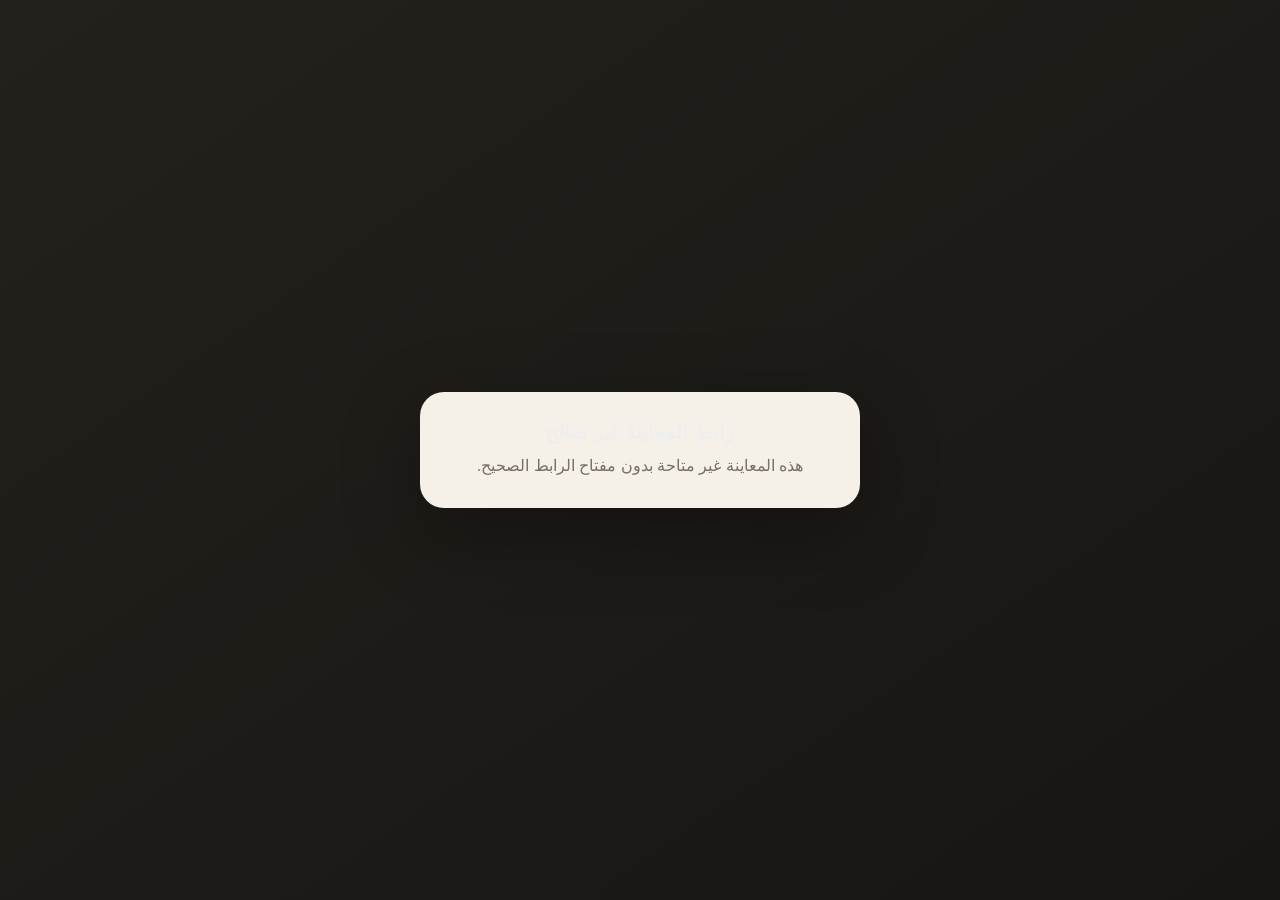
<file: private-preview/tree-v2-6b0868/index.html>
<!doctype html>
<html lang="ar" dir="rtl">
<head>
<meta charset="utf-8">
<meta name="viewport" content="width=device-width,initial-scale=1,viewport-fit=cover">
<meta name="robots" content="noindex,nofollow,noarchive,nosnippet">
<meta name="googlebot" content="noindex,nofollow,noarchive,nosnippet">
<title>معاينة خاصة — الشجرة التفاعلية</title>
<style>
:root{
  --paper:#f6f1e8;--ink:#2f2923;--muted:#81786c;--line:rgba(47,41,35,.14);
  --green:#22302e;--accent:#0d76bd;--card:rgba(255,255,255,.94);--danger:#8d3a3a;
}
*{box-sizing:border-box}
html,body{margin:0;width:100%;height:100%;font-family:-apple-system,BlinkMacSystemFont,"Segoe UI","Noto Sans Arabic",Tahoma,sans-serif;background:#181714;color:var(--ink);overflow:hidden}
button,input{font:inherit}
button{cursor:pointer}
#gate,#app{position:fixed;inset:0}
#gate{display:grid;place-items:center;background:linear-gradient(145deg,#24211c,#171613);padding:24px;color:#eee}
.gate-card{width:min(440px,100%);background:#f6f1e8;border-radius:24px;padding:28px;text-align:center;box-shadow:0 24px 80px rgba(0,0,0,.32)}
.gate-card h1{font-size:1.25rem;margin:0 0 8px}.gate-card p{color:#786e62;margin:0;line-height:1.7}
#app{display:none;background:#ddd}
#app.ready{display:block}
#viewerFrame{position:absolute;inset:0;width:100%;height:100%;border:0;background:#e4dbcf}
.top-badge{position:absolute;z-index:20;top:max(12px,env(safe-area-inset-top));left:50%;transform:translateX(-50%);display:flex;align-items:center;gap:8px;background:rgba(31,29,25,.86);color:#fff;border:1px solid rgba(255,255,255,.14);backdrop-filter:blur(14px);-webkit-backdrop-filter:blur(14px);border-radius:999px;padding:8px 13px;font-size:.76rem;pointer-events:none;white-space:nowrap}
.lockdot{width:8px;height:8px;border-radius:50%;background:#64d98a;box-shadow:0 0 0 4px rgba(100,217,138,.14)}
.pick-toggle{position:absolute;z-index:21;left:14px;bottom:calc(18px + env(safe-area-inset-bottom));border:1px solid rgba(255,255,255,.5);background:rgba(31,29,25,.9);color:#fff;border-radius:999px;padding:11px 15px;font-weight:700;box-shadow:0 8px 28px rgba(0,0,0,.28)}
.pick-toggle.off{background:rgba(246,241,232,.94);color:#3b342d;border-color:var(--line)}
.toast{position:absolute;z-index:25;left:50%;bottom:calc(82px + env(safe-area-inset-bottom));transform:translateX(-50%) translateY(12px);background:#22302e;color:#fff;border-radius:999px;padding:10px 16px;font-size:.86rem;opacity:0;pointer-events:none;transition:.2s;max-width:88vw;text-align:center;box-shadow:0 8px 30px rgba(0,0,0,.25)}
.toast.on{opacity:1;transform:translateX(-50%) translateY(0)}
.sheet{position:absolute;z-index:30;right:10px;left:10px;bottom:calc(10px + env(safe-area-inset-bottom));background:var(--card);backdrop-filter:blur(20px);-webkit-backdrop-filter:blur(20px);border:1px solid rgba(255,255,255,.85);border-radius:24px;box-shadow:0 20px 60px rgba(0,0,0,.28);padding:14px 14px 16px;transform:translateY(calc(100% + 40px));transition:transform .28s ease;max-height:min(64vh,600px);overflow:auto}
.sheet.open{transform:translateY(0)}
.handle{width:42px;height:5px;border-radius:999px;background:#c8c0b5;margin:0 auto 12px}
.sheet-head{display:flex;align-items:flex-start;gap:10px}
.sheet-title{min-width:0;flex:1}
.sheet-title h2{margin:0;font-size:1.45rem;line-height:1.25}
.sheet-title p{margin:5px 0 0;color:var(--muted);font-size:.78rem}
.close{width:38px;height:38px;border-radius:50%;border:0;background:#eee8df;color:#50483f;font-size:20px}
.chainbox{margin-top:13px;border:1px solid var(--line);background:#fbf8f2;border-radius:18px;padding:13px}
.chain-label{font-size:.74rem;color:var(--muted);margin-bottom:6px}
.chain{font-weight:800;font-size:1.02rem;line-height:1.8;word-break:break-word}
.helper{font-size:.75rem;color:var(--muted);line-height:1.65;margin-top:7px}
.actions{display:grid;grid-template-columns:1.4fr 1fr 1fr;gap:8px;margin-top:12px}
.btn{min-height:44px;border-radius:13px;border:1px solid var(--line);background:#f3eee6;color:var(--ink);font-weight:750;padding:9px 10px}
.btn.primary{background:var(--green);color:#fff;border-color:var(--green)}
.btn.danger{color:var(--danger)}
.btn:disabled{opacity:.45;cursor:not-allowed}
.waiting .primary{background:var(--accent);border-color:var(--accent)}
.subrow{display:flex;gap:8px;flex-wrap:wrap;margin-top:9px}
.chip{border:1px solid var(--line);background:#fff;border-radius:999px;padding:7px 11px;font-size:.76rem;color:#4b433b}
.near{margin-top:13px;padding-top:12px;border-top:1px solid var(--line)}
.near h3{margin:0 0 8px;font-size:.82rem;color:#665d53}
.near-list{display:flex;gap:7px;overflow:auto;padding-bottom:2px;scrollbar-width:none}
.near-list::-webkit-scrollbar{display:none}
.near-btn{flex:0 0 auto;border:1px solid var(--line);background:#fff;border-radius:999px;padding:8px 12px;color:var(--ink);font-weight:700}
.empty{color:var(--muted);font-size:.78rem}
@media(min-width:800px){
  .sheet{right:18px;left:auto;width:430px;bottom:18px}
  .pick-toggle{left:18px;bottom:18px}
}
</style>
</head>
<body>
<div id="gate">
  <div class="gate-card">
    <h1 id="gateTitle">جاري التحقق من رابط المعاينة…</h1>
    <p id="gateText">هذه نسخة تجريبية غير مربوطة بالموقع العام.</p>
  </div>
</div>

<div id="app" aria-hidden="true">
  <iframe id="viewerFrame" title="معاينة الشجرة التفاعلية" allow="fullscreen"></iframe>
  <div class="top-badge"><span class="lockdot"></span>معاينة خاصة · غير مفهرسة</div>
  <button id="pickToggle" class="pick-toggle" type="button">وضع تحديد الأسماء: مفعّل</button>
  <div id="toast" class="toast" role="status" aria-live="polite"></div>

  <section id="sheet" class="sheet" aria-live="polite">
    <div class="handle"></div>
    <div class="sheet-head">
      <div class="sheet-title">
        <h2 id="personName">—</h2>
        <p id="personMeta">اضغط على اسم في الشجرة</p>
      </div>
      <button id="closeSheet" class="close" type="button" aria-label="إغلاق">×</button>
    </div>

    <div id="chainBox" class="chainbox">
      <div class="chain-label">سلسلة الاسم الكاملة</div>
      <div id="chainText" class="chain">—</div>
      <div class="helper">في هذه النسخة التجريبية تختار الأب من الشجرة يدويًا للتأكد من صحة النسب. بعد اعتماد العلاقات يمكن جعل السلسلة تلقائية.</div>
    </div>

    <div id="actions" class="actions">
      <button id="addFather" class="btn primary" type="button">أضف الأب من الشجرة</button>
      <button id="undo" class="btn" type="button">تراجع</button>
      <button id="reset" class="btn danger" type="button">مسح</button>
    </div>

    <div class="subrow">
      <button id="genderConnector" class="chip" type="button">الرابط: بن</button>
      <button id="focusSelected" class="chip" type="button">حدّد الاسم على الشجرة</button>
    </div>

    <div class="near">
      <h3>أسماء قريبة في الرسم، للمساعدة على التنقل فقط</h3>
      <div id="nearList" class="near-list"><span class="empty">اختر اسمًا أولًا.</span></div>
    </div>
  </section>
</div>

<script>
(function(){
  "use strict";
  var EXPECTED_HASH="6b0868dd367e410fcb016097e27dedd12a1fee89fde91bc57c673d4df3bc92e7";
  var gate=document.getElementById("gate"),app=document.getElementById("app"),frame=document.getElementById("viewerFrame");
  var sheet=document.getElementById("sheet"),toast=document.getElementById("toast"),pickToggle=document.getElementById("pickToggle");
  var personName=document.getElementById("personName"),personMeta=document.getElementById("personMeta"),chainText=document.getElementById("chainText");
  var nearList=document.getElementById("nearList"),actions=document.getElementById("actions");
  var entities=[],nameEntities=[],freq=new Map(),byBox=new Map(),chain=[],selected=null,waitingParent=false,pickMode=true,daughter=false;

  function utf8Hash(s){
    var data=new TextEncoder().encode(s);
    return crypto.subtle.digest("SHA-256",data).then(function(buf){
      return Array.from(new Uint8Array(buf)).map(function(b){return b.toString(16).padStart(2,"0");}).join("");
    });
  }
  function norm(s){
    return String(s||"").normalize("NFKD").replace(/[\u064B-\u065F\u0670\u06D6-\u06ED]/g,"").replace(/\u0640/g,"")
      .replace(/[أإآٱ]/g,"ا").replace(/[ىئ]/g,"ي").replace(/ؤ/g,"و").replace(/ة/g,"ه").replace(/\s+/g,"").replace(/ا{2,}/g,"ا");
  }
  function keyBox(e){return [Math.round(+e.x),Math.round(+e.y),Math.round(+e.w),Math.round(+e.h)].join("|");}
  function post(msg){if(frame.contentWindow)frame.contentWindow.postMessage(msg,location.origin);}
  function showToast(msg,ms){
    toast.textContent=msg;toast.classList.add("on");
    clearTimeout(showToast.t);showToast.t=setTimeout(function(){toast.classList.remove("on");},ms||2200);
  }
  function safeText(s){return String(s==null?"":s);}
  function chainString(){
    if(!chain.length)return "—";
    var out=safeText(chain[0].text);
    for(var i=1;i<chain.length;i++)out+=(i===1&&daughter?" بنت ":" بن ")+safeText(chain[i].text);
    return out;
  }
  function refresh(){
    chainText.textContent=chainString();
    document.getElementById("undo").disabled=chain.length<2;
    document.getElementById("reset").disabled=chain.length===0;
    document.getElementById("genderConnector").textContent="الرابط: "+(daughter?"بنت":"بن");
    actions.classList.toggle("waiting",waitingParent);
    document.getElementById("addFather").textContent=waitingParent?"اضغط الآن على اسم الأب":"أضف الأب من الشجرة";
    if(selected){
      personName.textContent=selected.text;
      var c=freq.get(norm(selected.text))||0;
      personMeta.textContent="معرّف "+(selected.id||"—")+" · "+(c?("ظهر "+c+" مرة في النصوص"):"موضع نصي في الشجرة");
      renderNear(selected);
    }
  }
  function renderNear(base){
    if(!nameEntities.length){nearList.innerHTML='<span class="empty">جارٍ تحميل البيانات…</span>';return;}
    var bx=+base.x+(+base.w||0)/2,by=+base.y+(+base.h||0)/2;
    var list=nameEntities.filter(function(e){return e.id!==base.id;}).map(function(e){
      var x=+e.x+(+e.w||0)/2,y=+e.y+(+e.h||0)/2,dx=x-bx,dy=y-by;
      return {e:e,d:Math.sqrt(dx*dx+dy*dy)};
    }).sort(function(a,b){return a.d-b.d;}).slice(0,8);
    nearList.innerHTML="";
    list.forEach(function(item){
      var b=document.createElement("button");b.type="button";b.className="near-btn";b.textContent=item.e.text;
      b.addEventListener("click",function(){acceptEntity(item.e,true);});
      nearList.appendChild(b);
    });
  }
  function locate(e){
    post({type:"locate",q:e.text,cur:0,items:[{x:e.x,y:e.y,w:e.w,h:e.h,label:e.text}]});
  }
  function acceptEntity(e,doLocate){
    if(!e||e.type&&e.type!=="name"){showToast("هذا النص ليس اسمًا معتمدًا في البيانات.");return;}
    selected=e;
    if(waitingParent&&chain.length){
      chain.push(e);waitingParent=false;showToast("تمت إضافة "+e.text+" إلى سلسلة النسب.");
    }else{
      chain=[e];waitingParent=false;
    }
    if(doLocate)locate(e);
    sheet.classList.add("open");
    refresh();
  }
  function resolvePicked(d){
    var box=keyBox(d),e=byBox.get(box);
    if(!e){
      var best=null,bd=1e9;
      for(var i=0;i<nameEntities.length;i++){
        var n=nameEntities[i],dx=(+n.x)-(+d.x),dy=(+n.y)-(+d.y),v=dx*dx+dy*dy;
        if(v<bd&&v<100){bd=v;best=n;}
      }
      e=best||{id:null,x:d.x,y:d.y,w:d.w,h:d.h,text:d.label,type:"name"};
    }
    acceptEntity(e,false);
  }

  document.getElementById("addFather").addEventListener("click",function(){
    if(!chain.length){showToast("اختر الشخص أولًا من الشجرة.");return;}
    waitingParent=!waitingParent;refresh();
    if(waitingParent){sheet.classList.remove("open");showToast("اضغط الآن على اسم الأب في الشجرة.",3200);}
  });
  document.getElementById("undo").addEventListener("click",function(){
    if(chain.length>1){chain.pop();selected=chain[chain.length-1];locate(selected);refresh();}
  });
  document.getElementById("reset").addEventListener("click",function(){
    chain=[];selected=null;waitingParent=false;sheet.classList.remove("open");refresh();post({type:"search",q:""});
  });
  document.getElementById("genderConnector").addEventListener("click",function(){daughter=!daughter;refresh();});
  document.getElementById("focusSelected").addEventListener("click",function(){if(selected){locate(selected);showToast("تم تحديد الاسم.");}});
  document.getElementById("closeSheet").addEventListener("click",function(){sheet.classList.remove("open");});
  pickToggle.addEventListener("click",function(){
    pickMode=!pickMode;post({type:"pickMode",on:pickMode});
    pickToggle.classList.toggle("off",!pickMode);
    pickToggle.textContent="وضع تحديد الأسماء: "+(pickMode?"مفعّل":"متوقف");
    showToast(pickMode?"اضغط على أي اسم لعرضه.":"يمكنك الآن تحريك الشجرة بدون تحديد أسماء.");
  });

  window.addEventListener("message",function(ev){
    if(ev.origin!==location.origin||!ev.data)return;
    if(ev.data.type==="ready"){post({type:"pickMode",on:pickMode});}
    if(ev.data.type==="picked"){resolvePicked(ev.data);}
  });

  function loadData(){
    Promise.all([
      fetch("/data/entities.json",{cache:"no-store"}).then(function(r){return r.json();}),
      fetch("/data/names.json",{cache:"no-store"}).then(function(r){return r.json();})
    ]).then(function(data){
      entities=data[0]||[];nameEntities=entities.filter(function(e){return e.type==="name";});
      nameEntities.forEach(function(e){byBox.set(keyBox(e),e);});
      ((data[1]&&data[1].entityFrequency)||[]).forEach(function(n){freq.set(norm(n.text),n.count);});
      if(selected)refresh();
    }).catch(function(){showToast("تعذر تحميل بيانات الأسماء، العارض نفسه ما زال يعمل.",3500);});
  }

  var supplied=new URLSearchParams(location.search).get("key")||"";
  utf8Hash(supplied).then(function(hash){
    if(hash!==EXPECTED_HASH){
      document.getElementById("gateTitle").textContent="رابط المعاينة غير صالح";
      document.getElementById("gateText").textContent="هذه المعاينة غير متاحة بدون مفتاح الرابط الصحيح.";
      return;
    }
    gate.style.display="none";app.classList.add("ready");app.setAttribute("aria-hidden","false");
    frame.src="/pages/v10.html";loadData();
    setTimeout(function(){post({type:"ping"});},1200);
  }).catch(function(){
    document.getElementById("gateTitle").textContent="تعذر فتح المعاينة";
    document.getElementById("gateText").textContent="المتصفح لا يدعم التحقق المطلوب لهذا الرابط.";
  });
})();
</script>
</body>
</html>
</file>
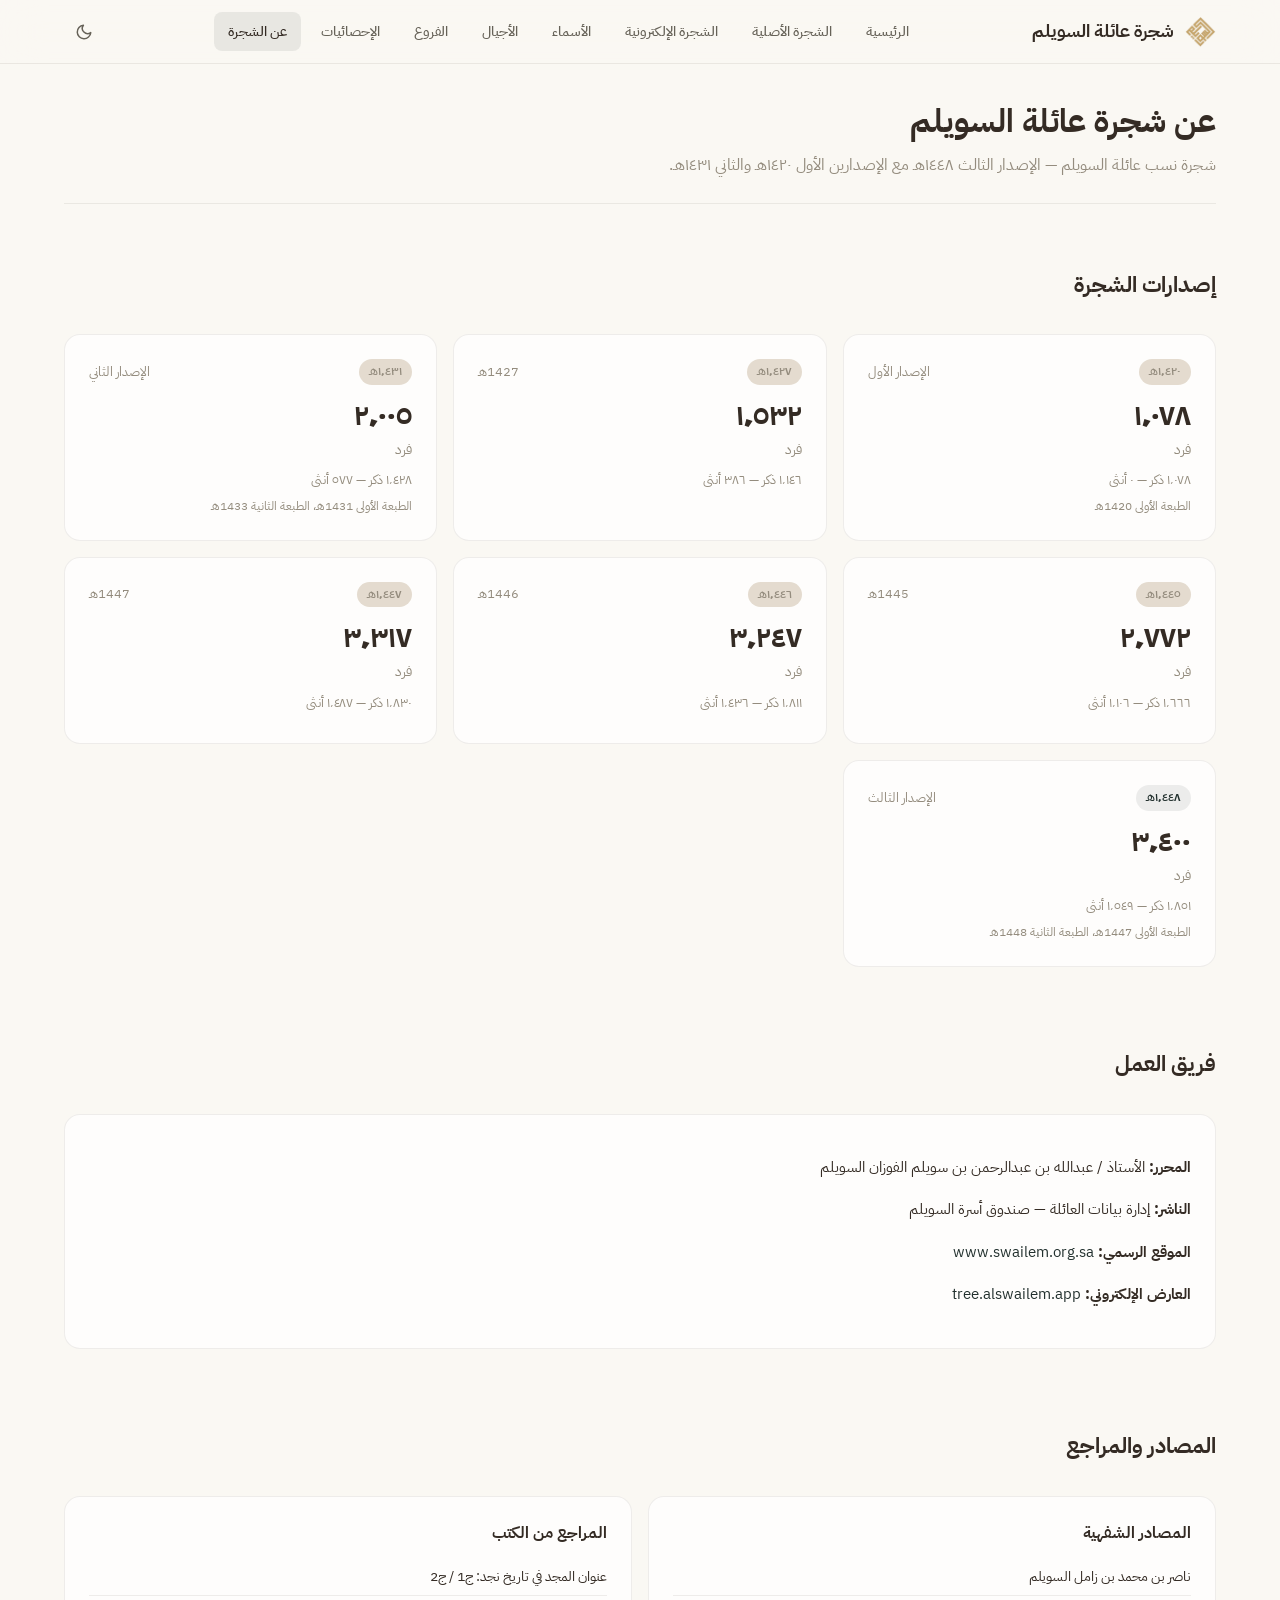
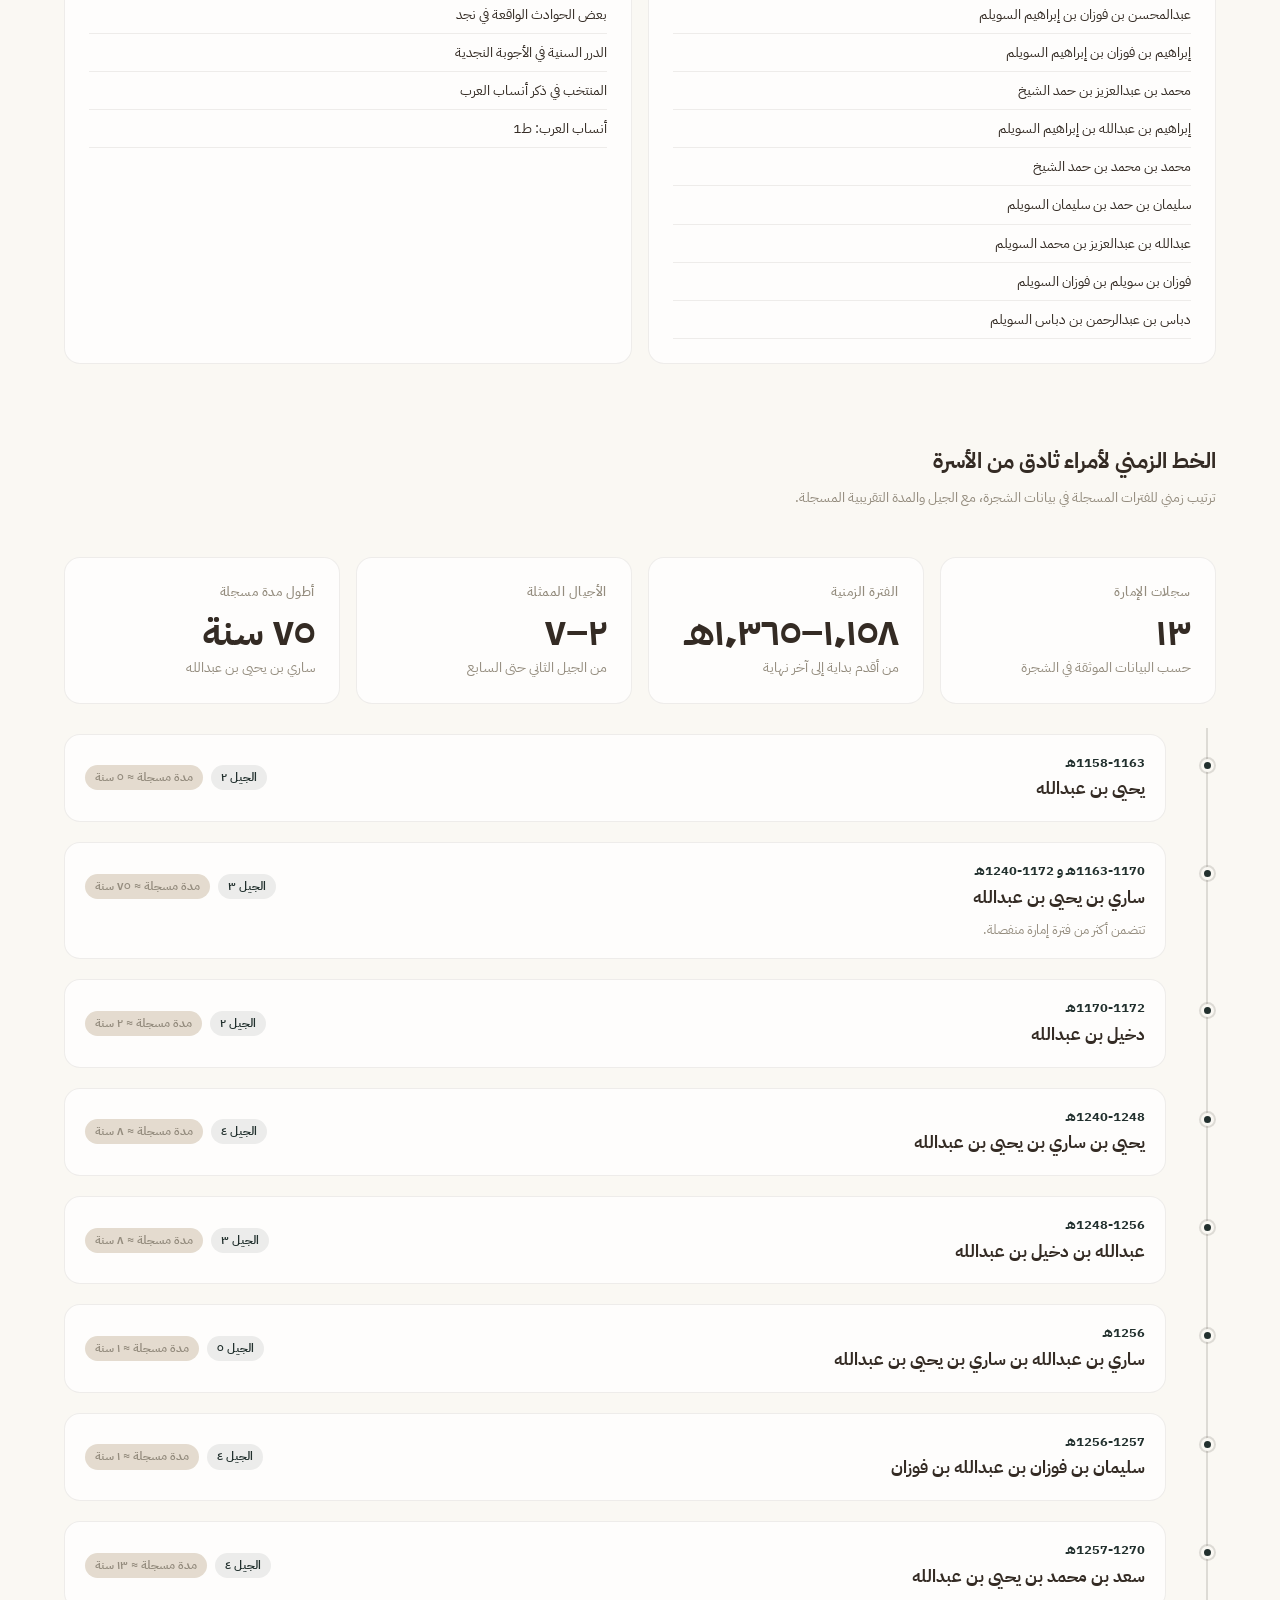
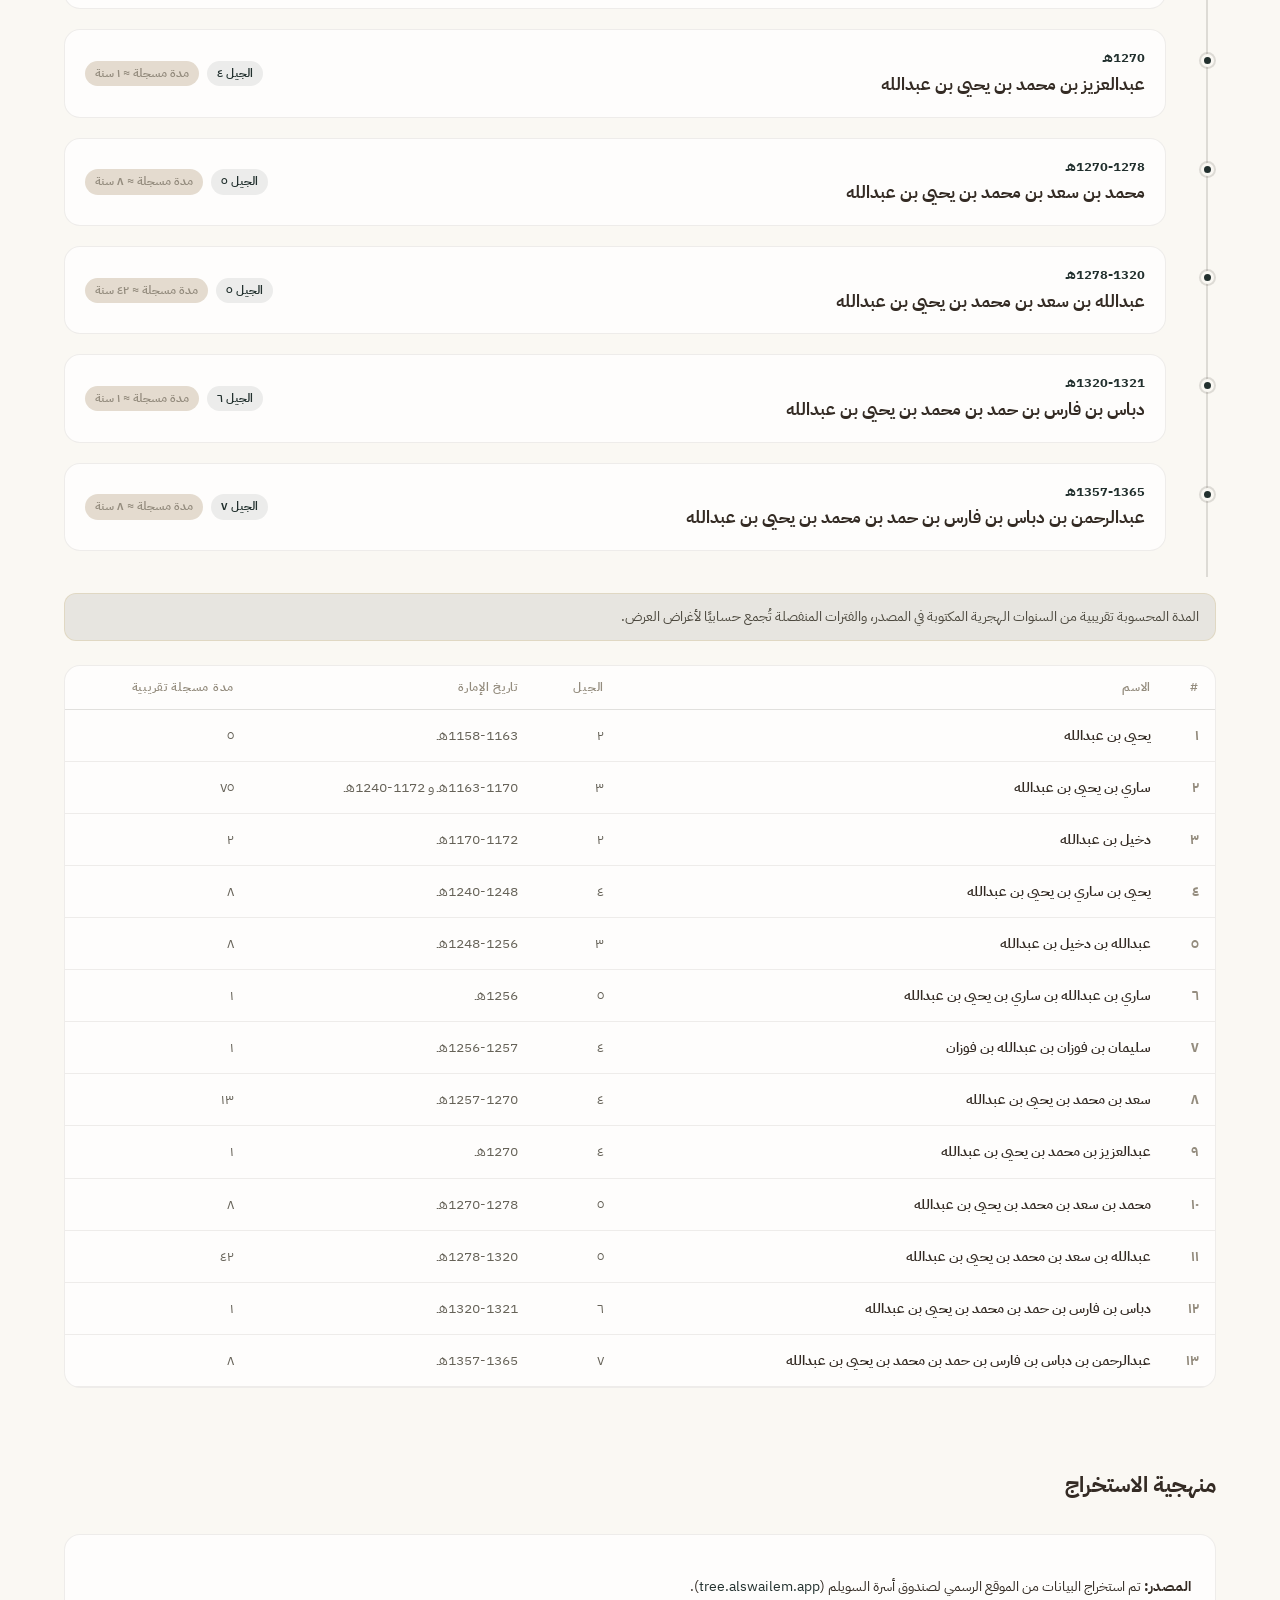
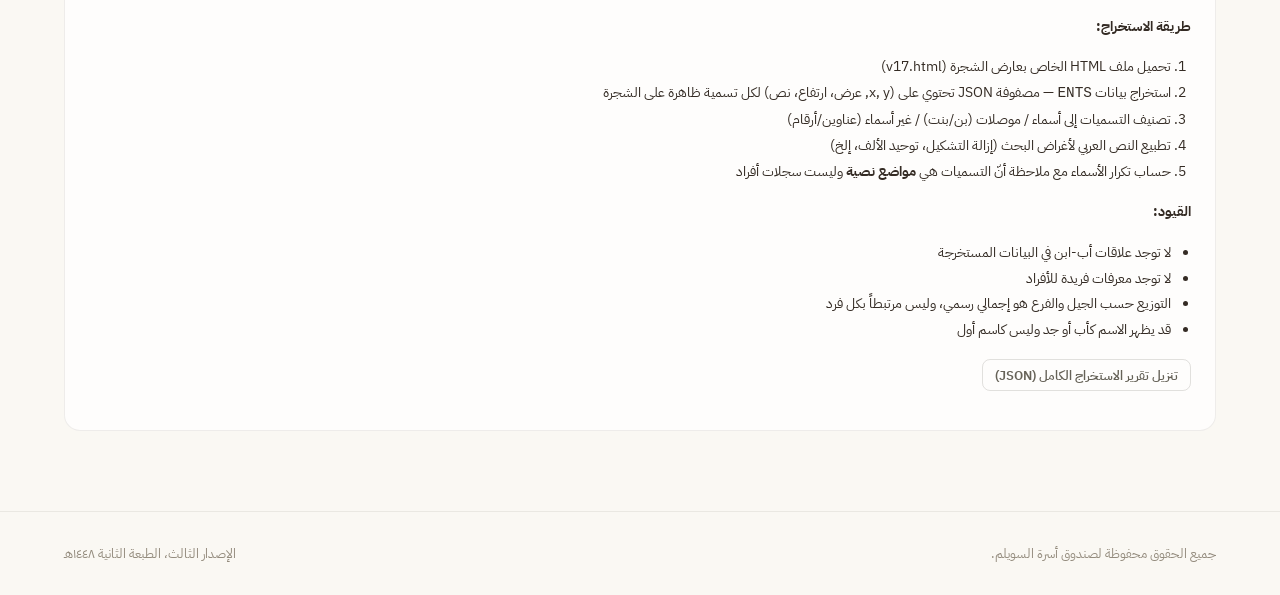
<file: about.html>
<!DOCTYPE html>
<html lang="ar" dir="rtl">
<head>
<meta charset="utf-8">
<meta name="viewport" content="width=device-width, initial-scale=1">
<meta name="description" content="عن شجرة عائلة السويلم - المصادر والمراجع والإصدارات">
<title>عن الشجرة — شجرة عائلة السويلم</title>
<link rel="stylesheet" href="css/styles.css">
<style>
.pill-list{display:flex;flex-wrap:wrap;gap:8px;align-items:center}.source-row{padding:7px 0;border-bottom:1px solid var(--color-border);font-size:.9rem}.timeline{position:relative;padding:6px 30px 6px 0}.timeline:before{content:"";position:absolute;right:8px;top:0;bottom:0;width:2px;background:var(--color-border-strong)}.timeline-item{position:relative;padding:0 20px 20px 0}.timeline-dot{position:absolute;right:-28px;top:25px;width:13px;height:13px;border-radius:50%;background:var(--color-primary);border:3px solid var(--color-bg);box-shadow:0 0 0 2px var(--color-border-strong)}.timeline-card{padding:18px 20px}.timeline-card h3{margin:3px 0 0;font-size:1.05rem}.timeline-year{font-size:.8rem;font-weight:700;color:var(--color-primary-text)}@media(max-width:760px){.timeline{padding-right:24px}.timeline-item{padding-right:14px}.timeline-dot{right:-22px}}
</style>
</head>
<body>

<main class="container">

  <div class="page-hero">
    <h1>عن شجرة عائلة السويلم</h1>
    <p>شجرة نسب عائلة السويلم — الإصدار الثالث ١٤٤٨هـ مع الإصدارين الأول ١٤٢٠هـ والثاني ١٤٣١هـ.</p>
  </div>

  <!-- Editions -->
  <section class="section">
    <div class="section-header">
      <div><h2 class="section-title">إصدارات الشجرة</h2></div>
    </div>
    <div class="grid grid-3" id="editions-grid"></div>
  </section>

  <!-- Editors & Publisher -->
  <section class="section">
    <div class="section-header">
      <div><h2 class="section-title">فريق العمل</h2></div>
    </div>
    <div class="card">
      <div style="font-size:0.95rem;line-height:1.8;" dir="rtl">
        <p><strong>المحرر:</strong> الأستاذ / عبدالله بن عبدالرحمن بن سويلم الفوزان السويلم</p>
        <p><strong>الناشر:</strong> إدارة بيانات العائلة — صندوق أسرة السويلم</p>
        <p><strong>الموقع الرسمي:</strong> <a href="https://www.swailem.org.sa" target="_blank">www.swailem.org.sa</a></p>
        <p><strong>العارض الإلكتروني:</strong> <a href="https://tree.alswailem.app/family-tree" target="_blank">tree.alswailem.app</a></p>
      </div>
    </div>
  </section>

  <!-- Sources -->
  <section class="section">
    <div class="section-header">
      <div><h2 class="section-title">المصادر والمراجع</h2></div>
    </div>
    <div class="grid grid-2">
      <div class="card">
        <div style="font-weight:700;margin-bottom:12px;">المصادر الشفهية</div>
        <div id="oral-sources"></div>
      </div>
      <div class="card">
        <div style="font-weight:700;margin-bottom:12px;">المراجع من الكتب</div>
        <div id="book-sources"></div>
      </div>
    </div>
  </section>

  <section class="section">
    <div class="section-header"><div><h2 class="section-title">الخط الزمني لأمراء ثادق من الأسرة</h2><p class="section-desc">ترتيب زمني للفترات المسجلة في بيانات الشجرة، مع الجيل والمدة التقريبية المسجلة.</p></div></div>
    <div class="grid grid-4" id="amir-metrics"></div>
    <div id="amirs-timeline" class="timeline mt-3"></div>
    <div class="disclaimer mt-2">المدة المحسوبة تقريبية من السنوات الهجرية المكتوبة في المصدر، والفترات المنفصلة تُجمع حسابيًا لأغراض العرض.</div>
    <div class="card mt-3" style="padding:0;overflow:hidden"><div class="overflow-x-auto"><table class="data-table" id="amirs-table"><thead><tr><th>#</th><th>الاسم</th><th>الجيل</th><th>تاريخ الإمارة</th><th>مدة مسجلة تقريبية</th></tr></thead><tbody id="amirs-tbody"></tbody></table></div></div>
  </section>

  <!-- Methodology -->
  <section class="section">
    <div class="section-header">
      <div><h2 class="section-title">منهجية الاستخراج</h2></div>
    </div>
    <div class="card" style="font-size:0.9rem;line-height:1.8;" dir="rtl">
      <p><strong>المصدر:</strong> تم استخراج البيانات من الموقع الرسمي لصندوق أسرة السويلم (<a href="https://tree.alswailem.app" target="_blank">tree.alswailem.app</a>).</p>
      <p><strong>طريقة الاستخراج:</strong></p>
      <ol style="padding-right:20px;">
        <li>تحميل ملف HTML الخاص بعارض الشجرة (v17.html)</li>
        <li>استخراج بيانات <code>ENTS</code> — مصفوفة JSON تحتوي على (x, y, عرض، ارتفاع، نص) لكل تسمية ظاهرة على الشجرة</li>
        <li>تصنيف التسميات إلى أسماء / موصلات (بن/بنت) / غير أسماء (عناوين/أرقام)</li>
        <li>تطبيع النص العربي لأغراض البحث (إزالة التشكيل، توحيد الألف، إلخ)</li>
        <li>حساب تكرار الأسماء مع ملاحظة أنّ التسميات هي <strong>مواضع نصية</strong> وليست سجلات أفراد</li>
      </ol>
      <p><strong>القيود:</strong></p>
      <ul style="padding-right:20px;">
        <li>لا توجد علاقات أب-ابن في البيانات المستخرجة</li>
        <li>لا توجد معرفات فريدة للأفراد</li>
        <li>التوزيع حسب الجيل والفرع هو إجمالي رسمي، وليس مرتبطاً بكل فرد</li>
        <li>قد يظهر الاسم كأب أو جد وليس كاسم أول</li>
      </ul>
      <p style="margin-top:16px;"><a href="data/extraction-report.json" class="btn btn-ghost btn-sm" download>تنزيل تقرير الاستخراج الكامل (JSON)</a></p>
    </div>
  </section>

</main>

<script src="js/app.js"></script>
<script src="js/about-page.js"></script>
</body>
</html>
</file>
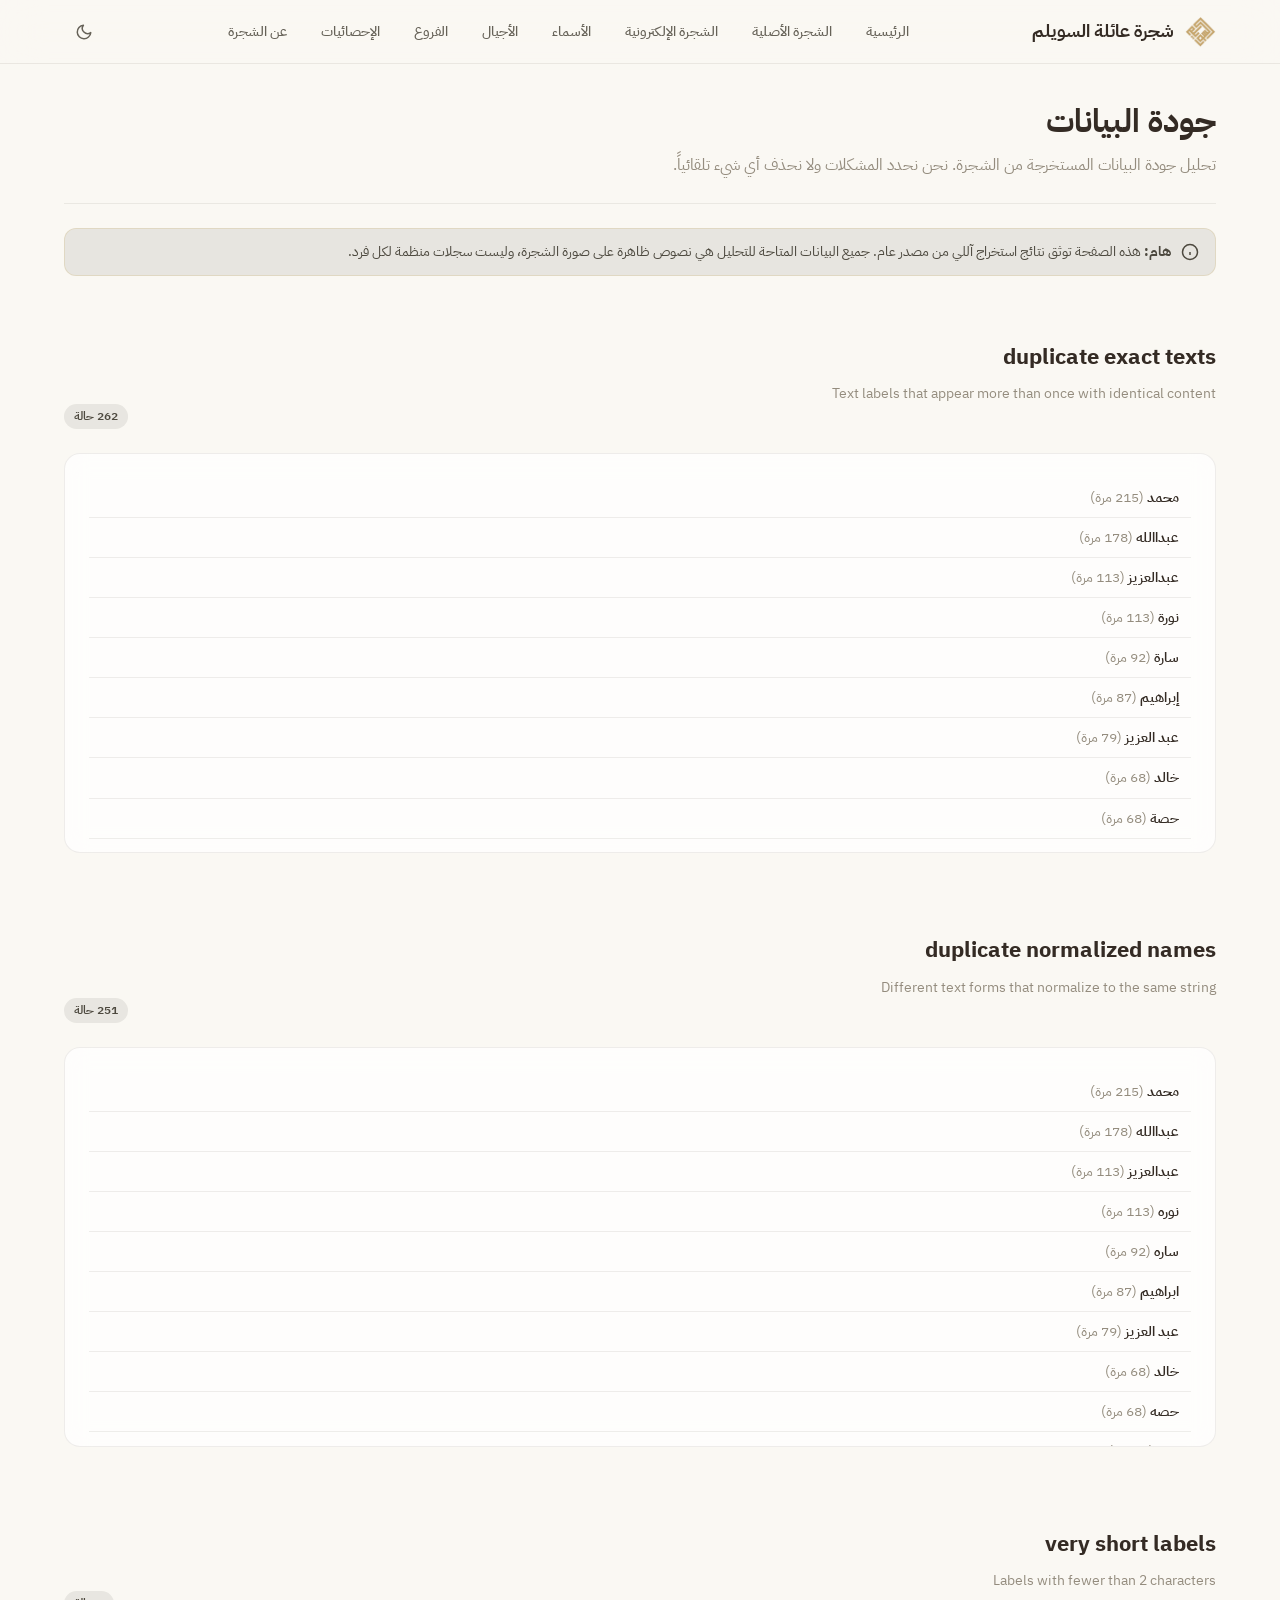
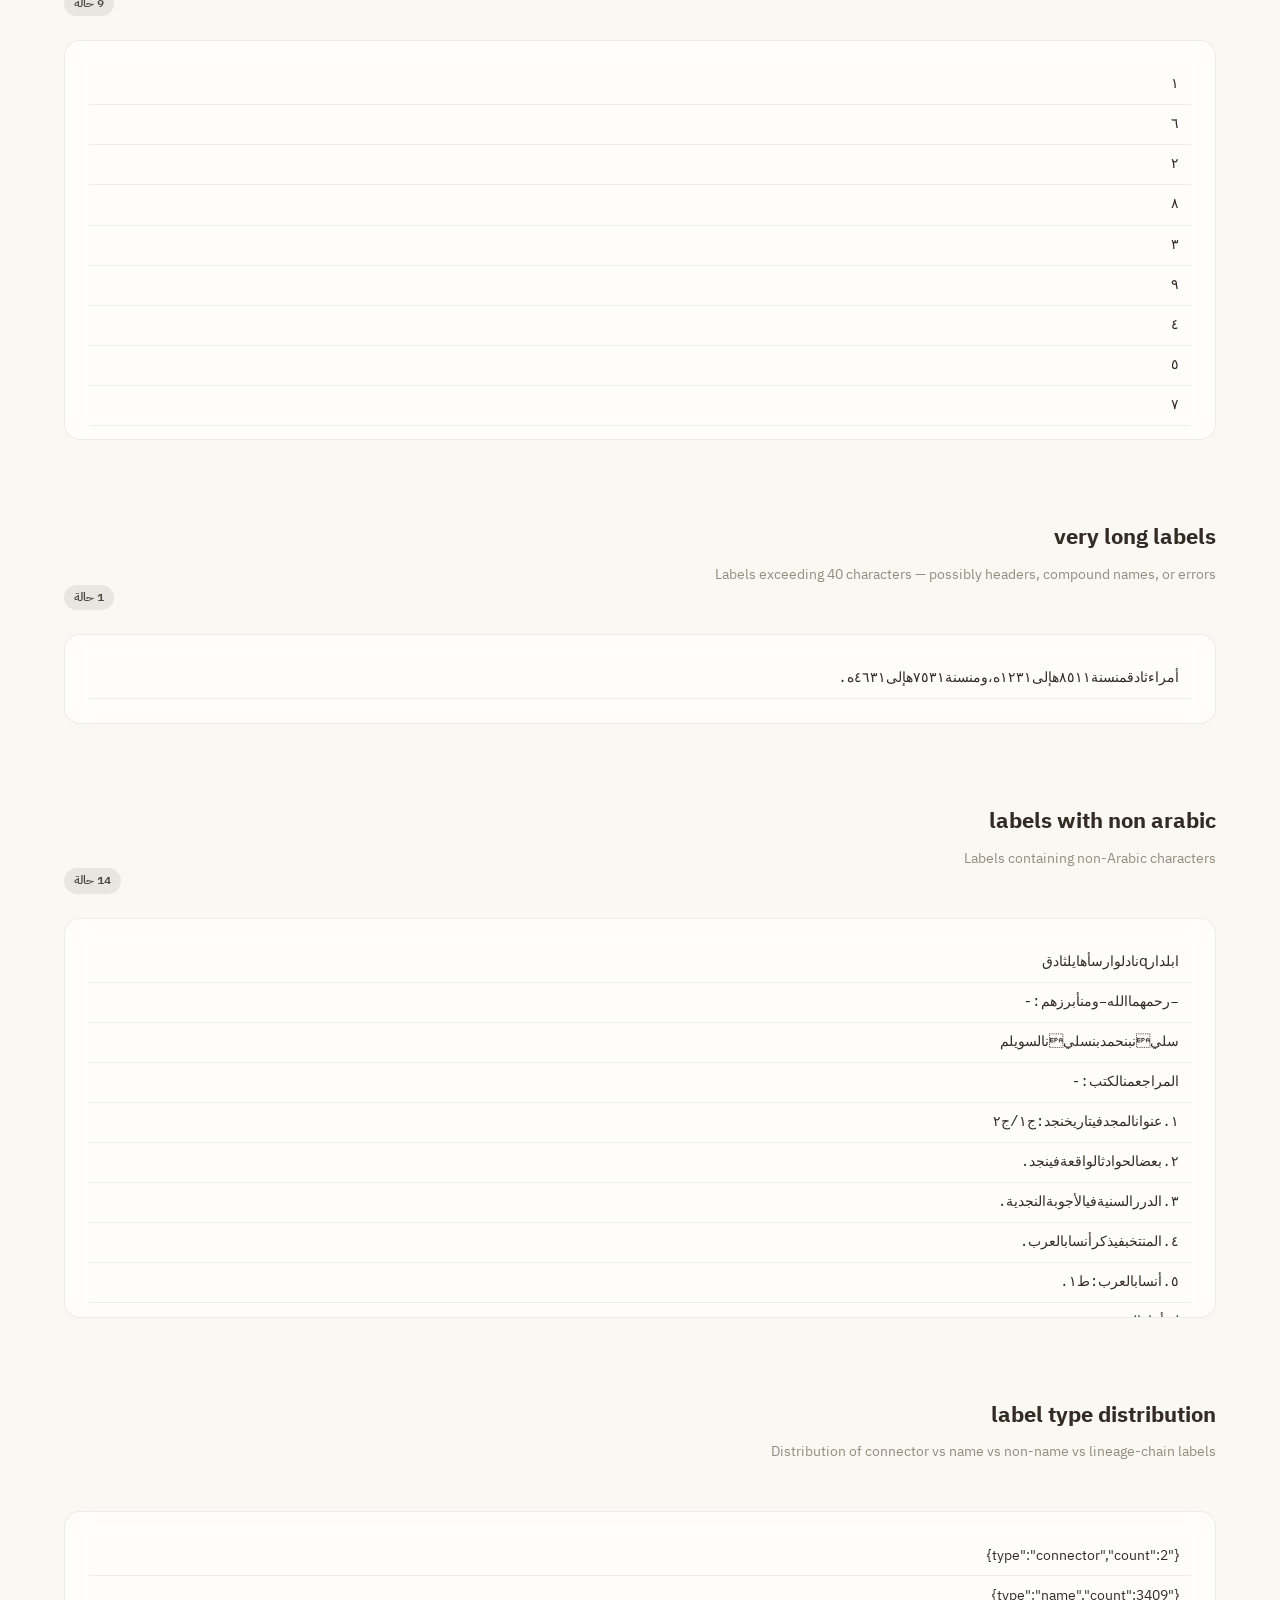
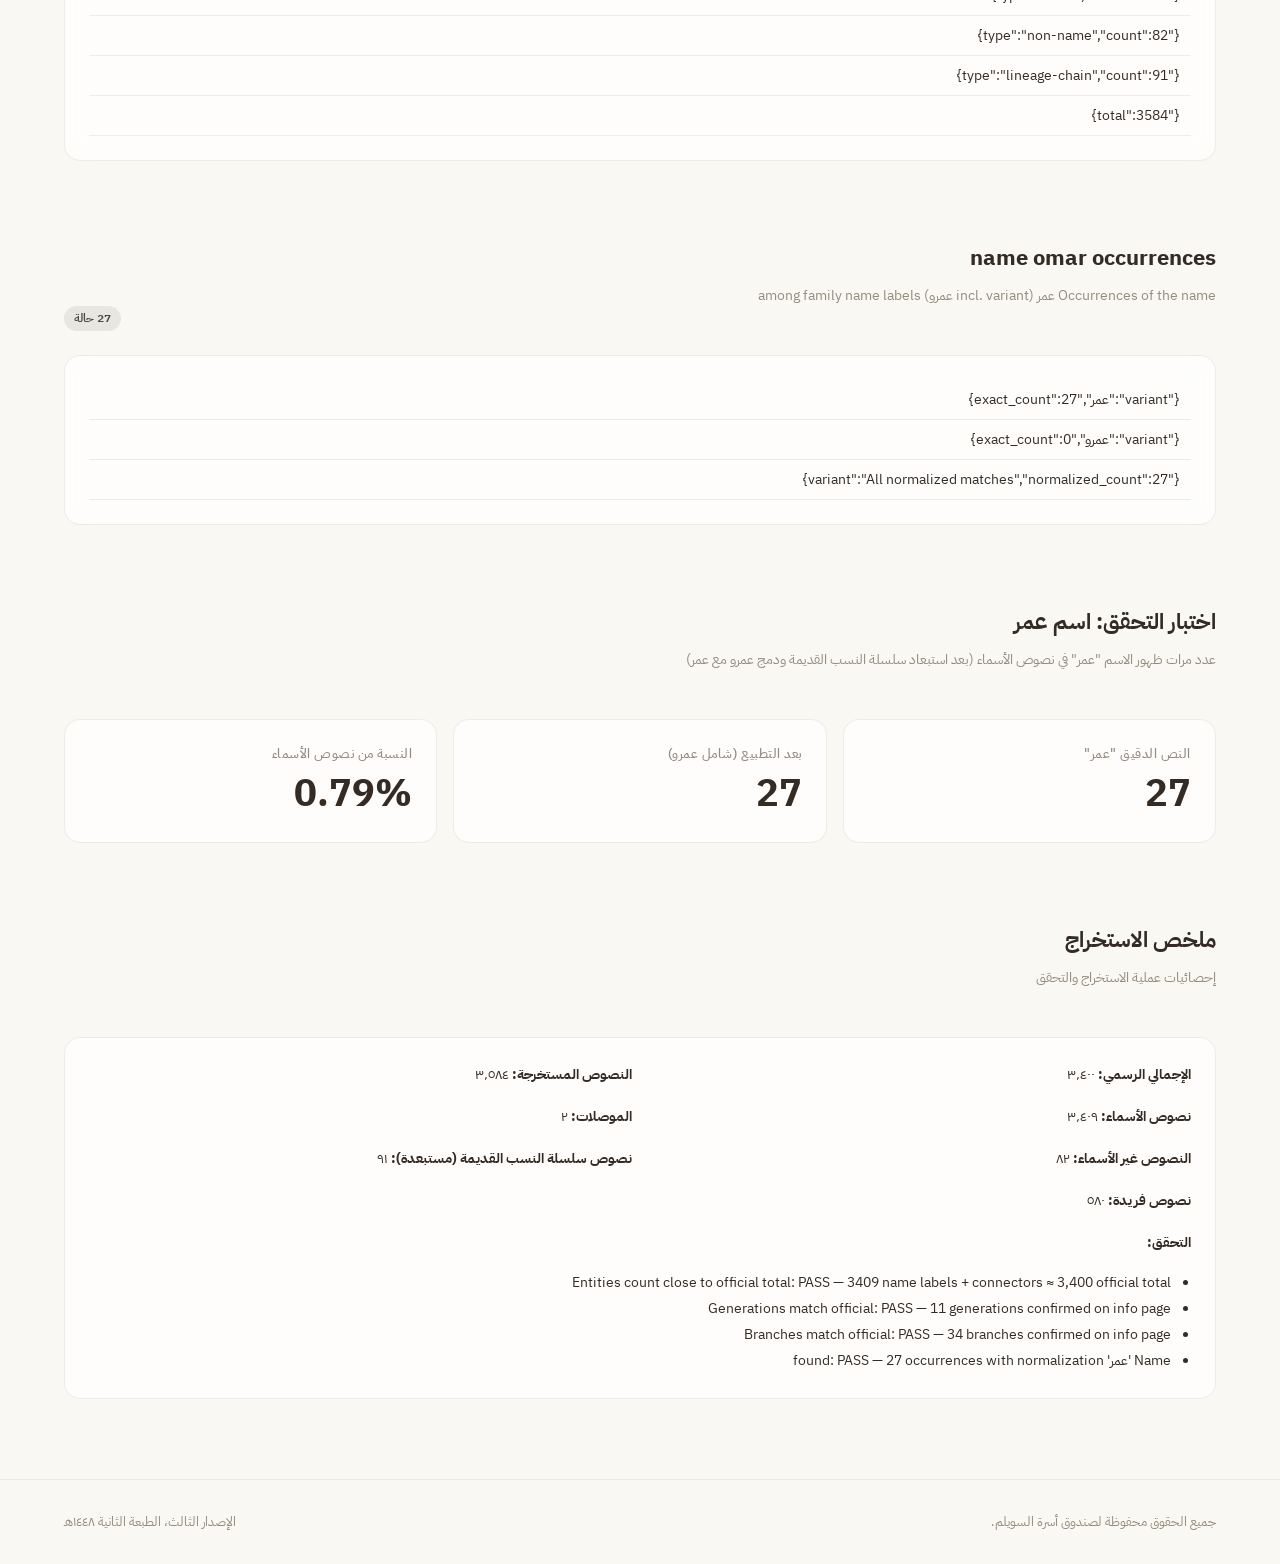
<file: data-quality.html>
<!DOCTYPE html>
<html lang="ar" dir="rtl">
<head>
<meta charset="utf-8">
<meta name="viewport" content="width=device-width, initial-scale=1">
<meta name="description" content="جودة بيانات شجرة عائلة السويلم - تقرير الاستخراج">
<title>جودة البيانات — شجرة عائلة السويلم</title>
<link rel="stylesheet" href="css/styles.css">
</head>
<body>

<main class="container">

  <div class="page-hero">
    <h1>جودة البيانات</h1>
    <p>تحليل جودة البيانات المستخرجة من الشجرة. نحن نحدد المشكلات ولا نحذف أي شيء تلقائياً.</p>
  </div>

  <div class="disclaimer mb-3" dir="rtl">
    <svg width="18" height="18" viewBox="0 0 24 24" fill="none" stroke="currentColor" stroke-width="2"><circle cx="12" cy="12" r="10"/><line x1="12" y1="16" x2="12" y2="12"/><line x1="12" y1="8" x2="12.01" y2="8"/></svg>
    <span>
      <strong>هام:</strong> هذه الصفحة توثق نتائج استخراج آللي من مصدر عام.
      جميع البيانات المتاحة للتحليل هي نصوص ظاهرة على صورة الشجرة، وليست سجلات منظمة لكل فرد.
    </span>
  </div>

  <!-- Quality Issues -->
  <div id="issues-container"></div>

  <!-- Name عمر Test -->
  <section class="section">
    <div class="section-header">
      <div>
        <h2 class="section-title">اختبار التحقق: اسم عمر</h2>
        <p class="section-desc">عدد مرات ظهور الاسم "عمر" في نصوص الأسماء (بعد استبعاد سلسلة النسب القديمة ودمج عمرو مع عمر)</p>
      </div>
    </div>
    <div class="grid grid-3" id="omar-test"></div>
  </section>

  <!-- Extraction Summary -->
  <section class="section">
    <div class="section-header">
      <div>
        <h2 class="section-title">ملخص الاستخراج</h2>
        <p class="section-desc">إحصائيات عملية الاستخراج والتحقق</p>
      </div>
    </div>
    <div class="card" id="summary-card"></div>
  </section>

</main>

<script src="js/app.js"></script>
<script>
async function load() {
  const quality = await fetch('data/quality-issues.json').then(r => r.json());
  const report = await fetch('data/extraction-report.json').then(r => r.json());

  const container = document.getElementById('issues-container');
  quality.forEach((issue, i) => {
    const section = document.createElement('section');
    section.className = 'section';
    section.innerHTML = `
      <div class="section-header">
        <div>
          <h2 class="section-title">${issue.category.replace(/_/g, ' ')}</h2>
          <p class="section-desc">${issue.description}</p>
        </div>
        ${issue.count !== null ? `<span class="badge badge-gold">${issue.count} حالة</span>` : ''}
      </div>
      <div class="card" style="max-height:400px;overflow-y:auto;">
        ${renderExamples(issue.examples)}
      </div>
    `;
    container.appendChild(section);
  });

  // عمر test
  const omar = report.test_name_omar;
  document.getElementById('omar-test').innerHTML = `
    <div class="card card-stat">
      <div class="card-label">النص الدقيق "عمر"</div>
      <div class="card-value">${omar.exact_text_count}</div>
    </div>
    <div class="card card-stat">
      <div class="card-label">بعد التطبيع (شامل عمرو)</div>
      <div class="card-value">${omar.normalized_count}</div>
    </div>
    <div class="card card-stat">
      <div class="card-label">النسبة من نصوص الأسماء</div>
      <div class="card-value">${((omar.normalized_count / report.extracted.name_entities) * 100).toFixed(2)}%</div>
    </div>
  `;

  // Summary
  document.getElementById('summary-card').innerHTML = `
    <div style="font-size:0.9rem;line-height:1.8;" dir="rtl">
      <div class="grid grid-2" style="margin-bottom:16px;">
        <div><strong>الإجمالي الرسمي:</strong> ${report.official_totals.total_people.toLocaleString('ar-SA')}</div>
        <div><strong>النصوص المستخرجة:</strong> ${report.extracted.total_entities.toLocaleString('ar-SA')}</div>
        <div><strong>نصوص الأسماء:</strong> ${report.extracted.name_entities.toLocaleString('ar-SA')}</div>
        <div><strong>الموصلات:</strong> ${report.extracted.connector_entities.toLocaleString('ar-SA')}</div>
      <div><strong>النصوص غير الأسماء:</strong> ${report.extracted.non_name_entities.toLocaleString('ar-SA')}</div>
      <div><strong>نصوص سلسلة النسب القديمة (مستبعدة):</strong> ${report.extracted.lineage_chain_entities.toLocaleString('ar-SA')}</div>
      <div><strong>نصوص فريدة:</strong> ${report.extracted.unique_texts.toLocaleString('ar-SA')}</div>
      </div>
      <p><strong>التحقق:</strong></p>
      <ul style="margin:0; padding-right:20px;">
        ${report.validation_checks.map(c => '<li>' + c.check + ': ' + c.status + ' — ' + c.detail + '</li>').join('')}
      </ul>
    </div>
  `;
}

function renderExamples(examples) {
  if (!examples || !examples.length) return '<p class="text-muted">لا توجد أمثلة</p>';

  if (typeof examples[0] === 'string') {
    return examples.map(e => `<div style="padding:8px 12px;border-bottom:1px solid var(--color-border);font-size:0.9rem;font-family:monospace;direction:rtl;">${e}</div>`).join('');
  }

  if (Array.isArray(examples[0])) {
    return examples.map(e => `<div style="padding:8px 12px;border-bottom:1px solid var(--color-border);font-size:0.9rem;"><span style="font-weight:600;">${e[0]}</span> <span class="text-muted">(${e[1]} مرة)</span></div>`).join('');
  }

  if (typeof examples[0] === 'object') {
    return examples.map(e => `<div style="padding:8px 12px;border-bottom:1px solid var(--color-border);font-size:0.9rem;">${JSON.stringify(e)}</div>`).join('');
  }

  return '<p class="text-muted">تنسيق غير معروف</p>';
}

load();
</script>
</body>
</html>
</file>
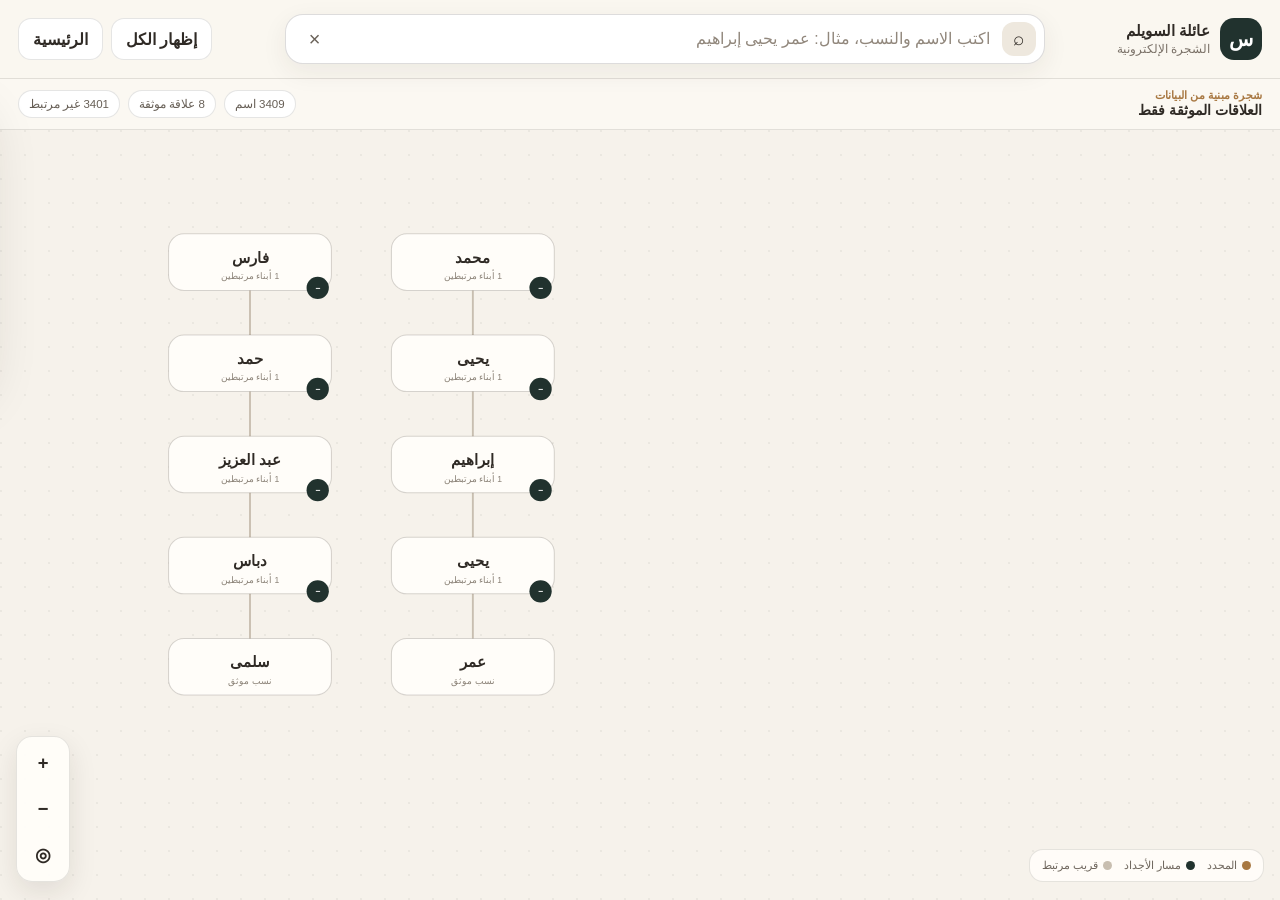
<file: digital-tree.html>
<!doctype html>
<html lang="ar" dir="rtl">
<head>
  <meta charset="utf-8">
  <meta name="viewport" content="width=device-width,initial-scale=1,viewport-fit=cover">
  <meta name="description" content="الشجرة الإلكترونية لعائلة السويلم، مبنية من بيانات النسب الموثقة.">
  <title>الشجرة الإلكترونية — عائلة السويلم</title>
  <link rel="stylesheet" href="css/digital-tree.css">
</head>
<body>
  <main class="app-shell">
    <header class="topbar">
      <a class="brand" href="index.html" aria-label="العودة للرئيسية">
        <span class="brand-mark">س</span>
        <span>
          <strong>عائلة السويلم</strong>
          <small>الشجرة الإلكترونية</small>
        </span>
      </a>

      <div class="search-wrap">
        <div class="search-box">
          <span class="search-icon">⌕</span>
          <input id="treeSearch" type="search" autocomplete="off" inputmode="search"
                 placeholder="اكتب الاسم والنسب، مثال: عمر يحيى إبراهيم">
          <button id="clearSearch" class="icon-button" type="button" aria-label="مسح">×</button>
        </div>
        <div id="searchResults" class="search-results" role="listbox"></div>
      </div>

      <div class="header-actions">
        <button id="fitView" class="soft-button" type="button">إظهار الكل</button>
        <button id="resetView" class="soft-button" type="button">الرئيسية</button>
      </div>
    </header>

    <section class="statusbar">
      <div>
        <span class="eyebrow">شجرة مبنية من البيانات</span>
        <strong id="statusTitle">العلاقات الموثقة فقط</strong>
      </div>
      <div id="stats" class="stats"></div>
    </section>

    <section id="graphStage" class="graph-stage" aria-label="الشجرة الإلكترونية">
      <svg id="treeSvg" class="tree-svg" xmlns="http://www.w3.org/2000/svg" role="img" aria-label="رسم شجرة العائلة">
        <g id="viewport">
          <g id="edgesLayer"></g>
          <g id="nodesLayer"></g>
        </g>
      </svg>

      <div id="emptyState" class="empty-state">
        <div class="empty-mark">س</div>
        <h1>شجرة إلكترونية، وليست صورة</h1>
        <p>ابحث باسم الشخص أو بالنسب. عند وجود علاقة موثقة، سيُفتح المسار تلقائيًا ويظهر الشخص داخل الشجرة.</p>
        <div class="examples">
          <button type="button" data-query="عمر يحيى">عمر يحيى</button>
          <button type="button" data-query="سلمى دباس">سلمى دباس</button>
        </div>
      </div>

      <div class="zoom-controls" aria-label="التحكم بالتقريب">
        <button id="zoomIn" type="button" aria-label="تكبير">+</button>
        <button id="zoomOut" type="button" aria-label="تصغير">−</button>
        <button id="centerSelected" type="button" aria-label="توسيط المحدد">◎</button>
      </div>

      <div class="legend">
        <span><i class="legend-dot selected-dot"></i> المحدد</span>
        <span><i class="legend-dot ancestor-dot"></i> مسار الأجداد</span>
        <span><i class="legend-dot normal-dot"></i> قريب مرتبط</span>
      </div>
    </section>

    <aside id="personSheet" class="person-sheet" aria-live="polite">
      <div class="sheet-handle"></div>
      <div class="sheet-head">
        <div>
          <span class="eyebrow">الشخص المحدد</span>
          <h2 id="sheetName">—</h2>
        </div>
        <button id="closeSheet" class="icon-button sheet-close" type="button" aria-label="إغلاق">×</button>
      </div>

      <p id="fullLineage" class="full-lineage"></p>

      <dl class="person-meta">
        <div><dt>الأب</dt><dd id="fatherValue">—</dd></div>
        <div><dt>الأبناء المرتبطون</dt><dd id="childrenValue">—</dd></div>
        <div><dt>حالة النسب</dt><dd id="statusValue">—</dd></div>
      </dl>

      <div class="sheet-actions">
        <button id="showAncestors" type="button">عرض الأجداد</button>
        <button id="showChildren" type="button">عرض الأبناء</button>
        <button id="copyLineage" type="button">نسخ الاسم الكامل</button>
      </div>
    </aside>

    <div id="toast" class="toast" role="status" aria-live="polite"></div>
  </main>

  <script src="js/digital-tree.js"></script>
</body>
</html>
</file>
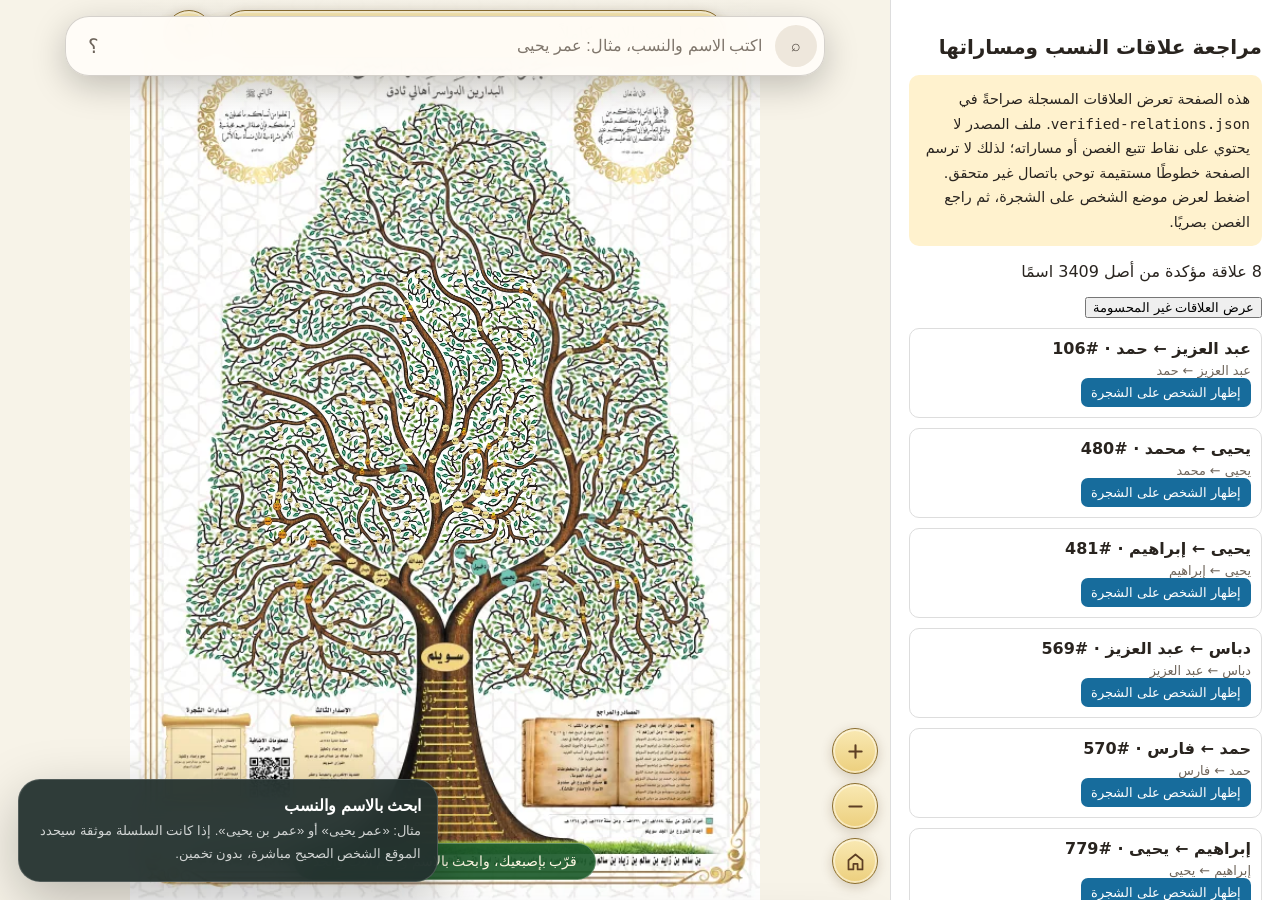
<file: genealogy-debug.html>
<!doctype html>
<html lang="ar" dir="rtl">
<head>
<meta charset="utf-8"><meta name="viewport" content="width=device-width,initial-scale=1">
<title>مراجعة علاقات النسب — شجرة السويلم</title>
<style>
*{box-sizing:border-box}body{margin:0;font-family:system-ui,"Noto Sans Arabic",sans-serif;background:#f5f1e9;color:#29241f}.layout{height:100vh;display:grid;grid-template-columns:minmax(290px,390px) 1fr}.side{overflow:auto;padding:18px;background:#fff;border-left:1px solid #ddd}.side h1{font-size:1.25rem}.notice{padding:12px;background:#fff2ce;border-radius:10px;line-height:1.7;font-size:.9rem}.item{border:1px solid #ddd;border-radius:10px;padding:10px;margin:10px 0}.item button{border:0;border-radius:7px;background:#176c9c;color:#fff;padding:7px 10px;cursor:pointer}.names{font-weight:700}.why{font-size:.8rem;color:#6e655b;margin-top:5px}iframe{width:100%;height:100%;border:0;background:#e4dbcf}@media(max-width:760px){.layout{height:auto;min-height:100vh;grid-template-columns:1fr;grid-template-rows:48vh 52vh}.side{grid-row:2;border:0;border-top:1px solid #ddd}iframe{grid-row:1}}
</style>
</head>
<body><main class="layout"><aside class="side"><h1>مراجعة علاقات النسب ومساراتها</h1><div class="notice">هذه الصفحة تعرض العلاقات المسجلة صراحةً في <code>verified-relations.json</code>. ملف المصدر لا يحتوي على نقاط تتبع الغصن أو مساراته؛ لذلك لا ترسم الصفحة خطوطًا مستقيمة توحي باتصال غير متحقق. اضغط لعرض موضع الشخص على الشجرة، ثم راجع الغصن بصريًا.</div><p id="summary"></p><button id="toggleUnresolved">عرض العلاقات غير المحسومة</button><div id="relations"></div></aside><iframe id="tree" src="tree-v2.html" title="عارض شجرة النسب"></iframe></main>
<script>
(async function(){
 const [g,e,review]=await Promise.all([fetch('data/genealogy.json').then(r=>r.json()),fetch('data/entities.json').then(r=>r.json()),fetch('data/genealogy-review.json').then(r=>r.json())]);
 const entities=new Map(e.filter(x=>x.type==='name').map(x=>[+x.id,x]));
 const rows=Object.values(g.people).filter(p=>p.status==='verified');
 document.getElementById('summary').textContent=rows.length+' علاقة مؤكدة من أصل '+Object.keys(g.people).length+' اسمًا';
 const root=document.getElementById('relations'),frame=document.getElementById('tree');
 rows.forEach(p=>{const parent=entities.get(+p.fatherId);const box=document.createElement('section');box.className='item';
  const label=document.createElement('div');label.className='names';label.textContent=p.name+' ← '+(parent?parent.text:'؟')+' · #'+p.id;
  const why=document.createElement('div');why.className='why';why.textContent=p.evidence&&p.evidence.note||p.source;
  const btn=document.createElement('button');btn.textContent='إظهار الشخص على الشجرة';btn.onclick=()=>{frame.src='tree-v2.html#person='+p.id;};
  box.append(label,why,btn);root.appendChild(box);
 });
 document.getElementById('toggleUnresolved').onclick=function(){
  const pending=review.unresolved||[];root.replaceChildren();
  document.getElementById('summary').textContent=pending.length+' علاقة غير محسومة';
  pending.forEach(p=>{const box=document.createElement('section');box.className='item';const label=document.createElement('div');label.className='names';label.textContent=p.childName+' · #'+p.childId;
   const why=document.createElement('div');why.className='why';why.textContent=p.reason;const btn=document.createElement('button');btn.textContent='إظهار الموضع';btn.onclick=()=>{frame.src='tree-v2.html#person='+p.childId;};box.append(label,why,btn);root.appendChild(box);});
 };
})().catch(()=>{document.getElementById('summary').textContent='تعذر تحميل بيانات المراجعة.';});
</script></body></html>
</file>
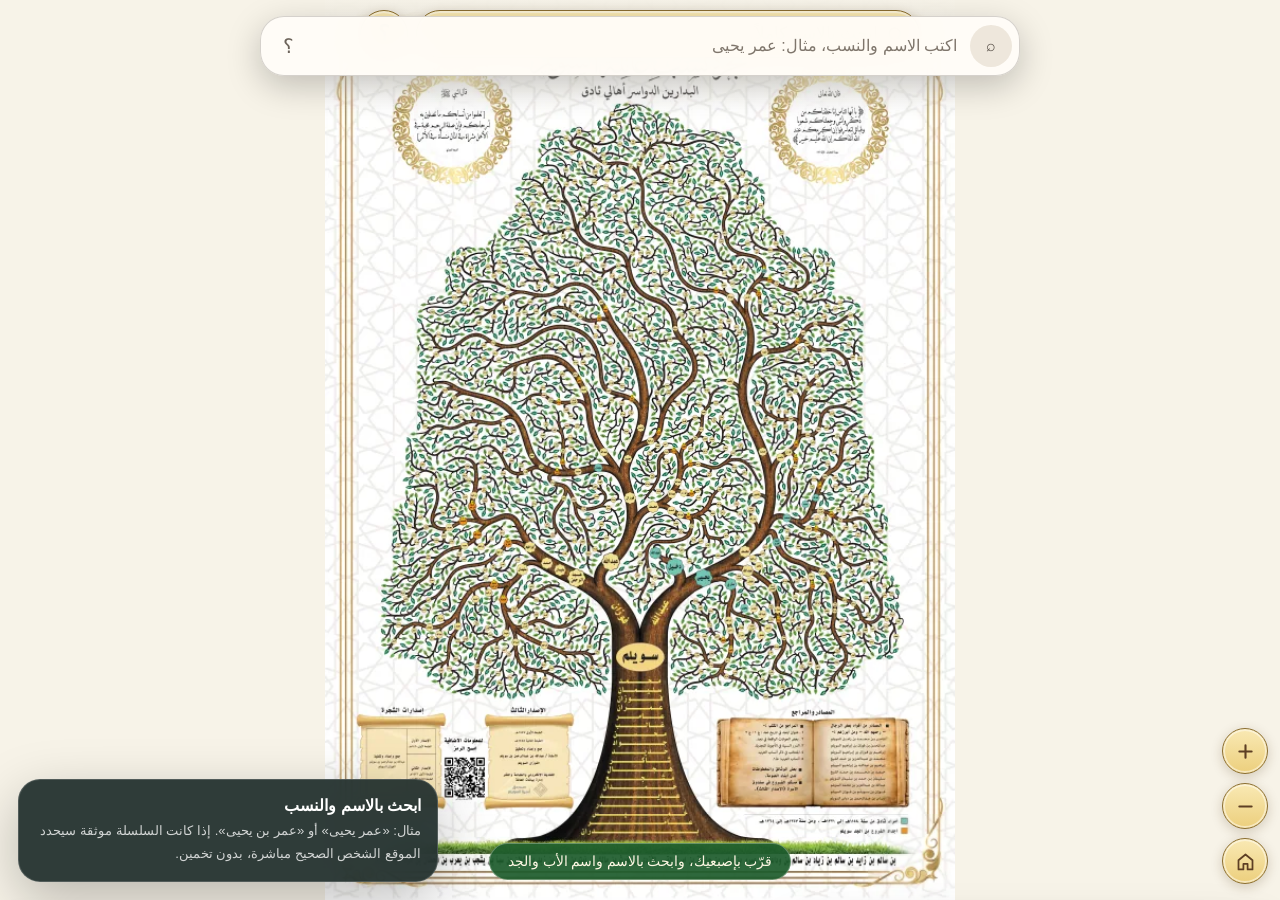
<file: tree-v2.html>
<!doctype html>
<html lang="ar" dir="rtl">
<head>
<meta charset="utf-8">
<meta name="viewport" content="width=device-width,initial-scale=1,viewport-fit=cover">
<meta name="description" content="شجرة عائلة السويلم الذكية — اختر الشخص ثم الأب والجد لبناء سلسلة النسب بشكل واضح.">
<title>الشجرة الذكية — عائلة السويلم</title>
<style>
:root{
  --paper:#f7f2e9;--paper2:#eee7dc;--ink:#2f2923;--muted:#7e756b;--line:rgba(47,41,35,.13);
  --green:#22302e;--green2:#314540;--accent:#0d76bd;--accent-soft:rgba(13,118,189,.10);
  --card:rgba(255,253,249,.97);--danger:#8a3d3d;--shadow:0 18px 55px rgba(0,0,0,.25)
}
*{box-sizing:border-box}
html,body{margin:0;width:100%;height:100%;overflow:hidden;font-family:-apple-system,BlinkMacSystemFont,"Segoe UI","Noto Sans Arabic",Tahoma,sans-serif;background:#181714;color:var(--ink)}
button,input{font:inherit}
button{cursor:pointer}
#app{position:fixed;inset:0;background:#ddd}
#viewerFrame{position:absolute;inset:0;width:100%;height:100%;border:0;background:#e4dbcf}

/* search */
.topbar{position:absolute;z-index:50;top:calc(10px + env(safe-area-inset-top));right:10px;left:10px;max-width:760px;margin:auto}
.search-shell{display:flex;align-items:center;gap:7px;background:rgba(255,252,247,.97);border:1px solid rgba(47,41,35,.2);border-radius:24px;padding:7px;box-shadow:0 10px 34px rgba(0,0,0,.22);backdrop-filter:blur(16px);-webkit-backdrop-filter:blur(16px)}
.search-icon{width:42px;height:42px;display:grid;place-items:center;border-radius:50%;background:var(--paper2);color:#534b43;flex:0 0 auto}
.search-shell input{min-width:0;flex:1;height:44px;border:0;outline:0;background:transparent;color:var(--ink);font-size:1rem;padding:0 6px}
.search-shell input::placeholder{color:#7f766c}
.icon-btn{width:40px;height:40px;border:0;border-radius:50%;background:transparent;color:#6d645b;font-size:20px;display:grid;place-items:center}
#searchClear{display:none}
.search-results{display:none;margin-top:7px;background:rgba(255,253,249,.99);border:1px solid var(--line);border-radius:18px;box-shadow:0 14px 40px rgba(0,0,0,.22);overflow:hidden;max-height:min(48vh,430px);overflow-y:auto}
.search-results.open{display:block}
.result-btn{width:100%;border:0;border-bottom:1px solid rgba(47,41,35,.07);background:transparent;color:var(--ink);padding:12px 14px;display:flex;align-items:center;justify-content:space-between;gap:12px;text-align:right}
.result-btn:last-child{border-bottom:0}
.result-btn:active{background:#f1ebe2}
.result-name{font-size:1rem;font-weight:800}
.result-meta{font-size:.72rem;color:var(--muted);white-space:nowrap}
.no-result{padding:15px;color:var(--muted);font-size:.86rem}

/* onboarding */
.start-hint{position:absolute;z-index:28;right:12px;left:12px;bottom:calc(16px + env(safe-area-inset-bottom));max-width:560px;margin:auto;background:rgba(34,48,46,.94);color:#fff;border:1px solid rgba(255,255,255,.17);border-radius:22px;padding:16px;box-shadow:var(--shadow);backdrop-filter:blur(16px);-webkit-backdrop-filter:blur(16px);transition:.25s}
.start-hint.hidden{opacity:0;transform:translateY(20px);pointer-events:none}
.start-title{font-weight:850;font-size:1rem;margin-bottom:5px}
.start-text{font-size:.82rem;line-height:1.7;color:rgba(255,255,255,.78)}

/* guided card */
.guide{position:absolute;z-index:42;right:10px;left:10px;bottom:calc(10px + env(safe-area-inset-bottom));max-width:600px;margin:auto;background:var(--card);border:1px solid rgba(255,255,255,.88);border-radius:26px;box-shadow:var(--shadow);padding:13px 14px 15px;transform:translateY(calc(100% + 40px));transition:transform .28s ease;max-height:min(72vh,650px);overflow:auto;backdrop-filter:blur(22px);-webkit-backdrop-filter:blur(22px)}
.guide.open{transform:translateY(0)}
.guide.compact{padding-bottom:13px}
.handle{width:42px;height:5px;border-radius:999px;background:#c9c1b6;margin:0 auto 10px}
.guide-head{display:flex;align-items:flex-start;gap:10px}
.guide-copy{flex:1;min-width:0}
.kicker{font-size:.72rem;color:var(--accent);font-weight:800;margin-bottom:2px}
.guide h2{margin:0;font-size:1.45rem;line-height:1.25}
.meta{margin:5px 0 0;color:var(--muted);font-size:.77rem}
.close{width:38px;height:38px;border:0;border-radius:50%;background:#eee8df;color:#514941;font-size:20px;flex:0 0 auto}

/* chain */
.chain-card{margin-top:12px;background:#fbf8f2;border:1px solid var(--line);border-radius:18px;padding:12px}
.chain-title{display:flex;align-items:center;justify-content:space-between;gap:8px;margin-bottom:9px}
.chain-title span:first-child{font-size:.75rem;color:var(--muted);font-weight:700}
.chain-count{font-size:.7rem;color:var(--muted)}
.chain-flow{display:flex;flex-wrap:wrap;gap:7px;align-items:center;line-height:1.7}
.chain-person{border:1px solid rgba(47,41,35,.11);background:white;color:var(--ink);border-radius:999px;padding:7px 11px;font-weight:800}
.chain-person.root{background:var(--green);color:#fff;border-color:var(--green)}
.chain-link{font-size:.78rem;color:#8d8378;font-weight:800}

/* action prompt */
.next-card{margin-top:11px;border-radius:18px;padding:12px 13px;background:var(--accent-soft);border:1px solid rgba(13,118,189,.15)}
.next-label{font-size:.72rem;color:#496474;font-weight:800;margin-bottom:3px}
.next-title{font-size:1rem;font-weight:900}
.next-desc{font-size:.77rem;color:#66757d;line-height:1.65;margin-top:3px}
.primary{width:100%;min-height:50px;margin-top:10px;border:0;border-radius:15px;background:var(--green);color:#fff;font-weight:850;font-size:.95rem;padding:10px 14px}
.primary.wait{background:var(--accent)}
.secondary-row{display:flex;gap:8px;flex-wrap:wrap;margin-top:9px}
.small-btn{min-height:42px;border:1px solid var(--line);border-radius:13px;background:#f3eee6;color:var(--ink);font-weight:750;padding:8px 12px}
.small-btn.danger{color:var(--danger)}
.small-btn:disabled{opacity:.4;cursor:not-allowed}
.duplicate-nav{display:none;align-items:center;justify-content:space-between;gap:8px;margin-top:10px;padding-top:10px;border-top:1px solid var(--line)}
.duplicate-nav.show{display:flex}
.dup-label{font-size:.76rem;color:var(--muted)}
.dup-actions{display:flex;gap:7px}
.dup-actions button{min-height:38px;border:1px solid var(--line);background:#fff;border-radius:12px;padding:7px 11px;font-weight:750}

/* waiting state */
.wait-banner{display:none;margin-top:12px;border-radius:18px;background:var(--green);color:#fff;padding:14px}
.guide.waiting .wait-banner{display:block}
.guide.waiting .chain-card{margin-top:10px}
.guide.waiting .next-card,.guide.waiting .secondary-row,.guide.waiting .duplicate-nav{display:none}
.wait-step{font-size:.72rem;color:rgba(255,255,255,.7);font-weight:800}
.wait-title{font-size:1.05rem;font-weight:900;margin-top:2px}
.wait-desc{font-size:.78rem;color:rgba(255,255,255,.76);line-height:1.7;margin-top:4px}
.cancel-wait{margin-top:10px;width:100%;min-height:44px;border:1px solid rgba(255,255,255,.22);border-radius:13px;background:rgba(255,255,255,.1);color:#fff;font-weight:800}

/* toast/help */
.toast{position:absolute;z-index:65;left:50%;bottom:calc(82px + env(safe-area-inset-bottom));transform:translateX(-50%) translateY(12px);background:#22302e;color:#fff;border-radius:999px;padding:10px 16px;font-size:.84rem;opacity:0;pointer-events:none;transition:.2s;max-width:88vw;text-align:center;box-shadow:0 8px 30px rgba(0,0,0,.25)}
.toast.on{opacity:1;transform:translateX(-50%) translateY(0)}
.help{position:absolute;z-index:75;inset:0;background:rgba(20,18,16,.58);display:none;place-items:center;padding:22px}
.help.open{display:grid}
.help-card{width:min(470px,100%);background:#fffaf2;border-radius:24px;padding:22px;box-shadow:0 22px 70px rgba(0,0,0,.32)}
.help-card h2{margin:0 0 10px;font-size:1.2rem}
.help-card p{margin:8px 0;color:#655c52;line-height:1.8;font-size:.9rem}
.help-card button{width:100%;min-height:46px;border:0;border-radius:14px;background:var(--green);color:#fff;font-weight:800;margin-top:10px}
.selection-ring{border:3px solid #0d76bd;border-radius:14px;background:rgba(13,118,189,.08);box-shadow:0 0 0 4px rgba(255,255,255,.85);pointer-events:none}

@media(min-width:820px){
  .topbar{top:16px}
  .guide{right:18px;left:auto;width:470px;bottom:18px;margin:0}
  .start-hint{right:auto;left:18px;width:420px;bottom:18px;margin:0}
}
@media(max-width:520px){
  .topbar{right:8px;left:8px}
  .guide{right:8px;left:8px}
  .secondary-row{display:grid;grid-template-columns:1fr 1fr}
  .small-btn{width:100%}
}
</style>
</head>
<body>
<div id="app">
  <iframe id="viewerFrame" src="pages/v17.html" title="الشجرة الذكية"></iframe>

  <div class="topbar">
    <div class="search-shell">
      <div class="search-icon" aria-hidden="true">⌕</div>
      <input id="smartSearch" type="search" inputmode="search" autocomplete="off" placeholder="اكتب الاسم والنسب، مثال: عمر يحيى">
      <button id="searchClear" class="icon-btn" type="button" aria-label="مسح البحث">×</button>
      <button id="helpBtn" class="icon-btn" type="button" aria-label="طريقة الاستخدام">؟</button>
    </div>
    <div id="searchResults" class="search-results"></div>
  </div>

  <div id="startHint" class="start-hint">
    <div class="start-title">ابحث بالاسم والنسب</div>
    <div class="start-text">مثال: «عمر يحيى» أو «عمر بن يحيى». إذا كانت السلسلة موثقة سيحدد الموقع الشخص الصحيح مباشرة، بدون تخمين.</div>
  </div>

  <div id="toast" class="toast" role="status" aria-live="polite"></div>

  <section id="guide" class="guide" aria-live="polite">
    <div class="handle"></div>
    <div class="guide-head">
      <div class="guide-copy">
        <div id="guideKicker" class="kicker">تم اختيار الشخص</div>
        <h2 id="personName">—</h2>
        <p id="personMeta" class="meta"></p>
      </div>
      <button id="closeGuide" class="close" type="button" aria-label="إغلاق">×</button>
    </div>

    <div class="chain-card">
      <div class="chain-title">
        <span>سلسلة النسب الحالية</span>
        <span id="chainCount" class="chain-count"></span>
      </div>
      <div id="chainFlow" class="chain-flow"></div>
    </div>

    <div id="waitBanner" class="wait-banner">
      <div id="waitStep" class="wait-step">الخطوة التالية</div>
      <div id="waitTitle" class="wait-title">اختر الأب</div>
      <div id="waitDesc" class="wait-desc">اضغط على اسم الأب داخل الشجرة، أو ابحث عنه من شريط البحث بالأعلى.</div>
      <button id="cancelWait" class="cancel-wait" type="button">إلغاء اختيار الأب</button>
    </div>

    <div class="next-card">
      <div class="next-label">الخطوة التالية</div>
      <div id="nextTitle" class="next-title">اختر الأب</div>
      <div id="nextDesc" class="next-desc">اضغط الزر ثم اختر اسم الأب من الشجرة.</div>
      <button id="nextRelation" class="primary" type="button">ابدأ اختيار الأب</button>
    </div>

    <div id="duplicateNav" class="duplicate-nav">
      <div id="dupLabel" class="dup-label"></div>
      <div class="dup-actions">
        <button id="prevOccurrence" type="button">السابق</button>
        <button id="nextOccurrence" type="button">التالي</button>
      </div>
    </div>

    <div class="secondary-row">
      <button id="genderConnector" class="small-btn" type="button">الرابط: بن</button>
      <button id="focusSelected" class="small-btn" type="button">إظهار على الشجرة</button>
      <button id="undo" class="small-btn" type="button">تراجع خطوة</button>
      <button id="copyChain" class="small-btn" type="button">نسخ الاسم الكامل</button>
      <button id="copyLink" class="small-btn" type="button">نسخ الرابط</button>
      <button id="reset" class="small-btn danger" type="button">ابدأ من جديد</button>
    </div>
  </section>

  <div id="help" class="help">
    <div class="help-card">
      <h2>طريقة الاستخدام</h2>
      <p><strong>١.</strong> للبحث المباشر اكتب الاسم ثم اسم الأب، مثال: «عمر يحيى». ويمكنك إضافة الجد لزيادة الدقة.</p>
      <p><strong>٢.</strong> اضغط «ابدأ اختيار الأب»، ثم اختر الاسم من الرسم أو البحث.</p>
      <p><strong>٣.</strong> سيعرض النظام العلاقة المقترحة للمراجعة، ولن يعتمدها حتى تضغط «تأكيد أنه الأب».</p>
      <p><strong>٤.</strong> بعد التأكيد فقط تصبح العلاقة جزءًا من السلسلة الذكية، وتُستخدم لاحقًا تلقائيًا على هذا الجهاز.</p>
      <p>مثال النتيجة: <strong>عمر بن يحيى بن إبراهيم بن يحيى بن محمد…</strong></p>
      <p>لا نستخدم قرب الأسماء أو الإحداثيات أو OCR لإثبات النسب. ملف العلاقات العام يقبل العلاقات المؤكدة فقط.</p>
      <button id="closeHelp" type="button">فهمت</button>
    </div>
  </div>
</div>
<script src="js/tree-v2.js"></script>
</body>
</html>
</file>
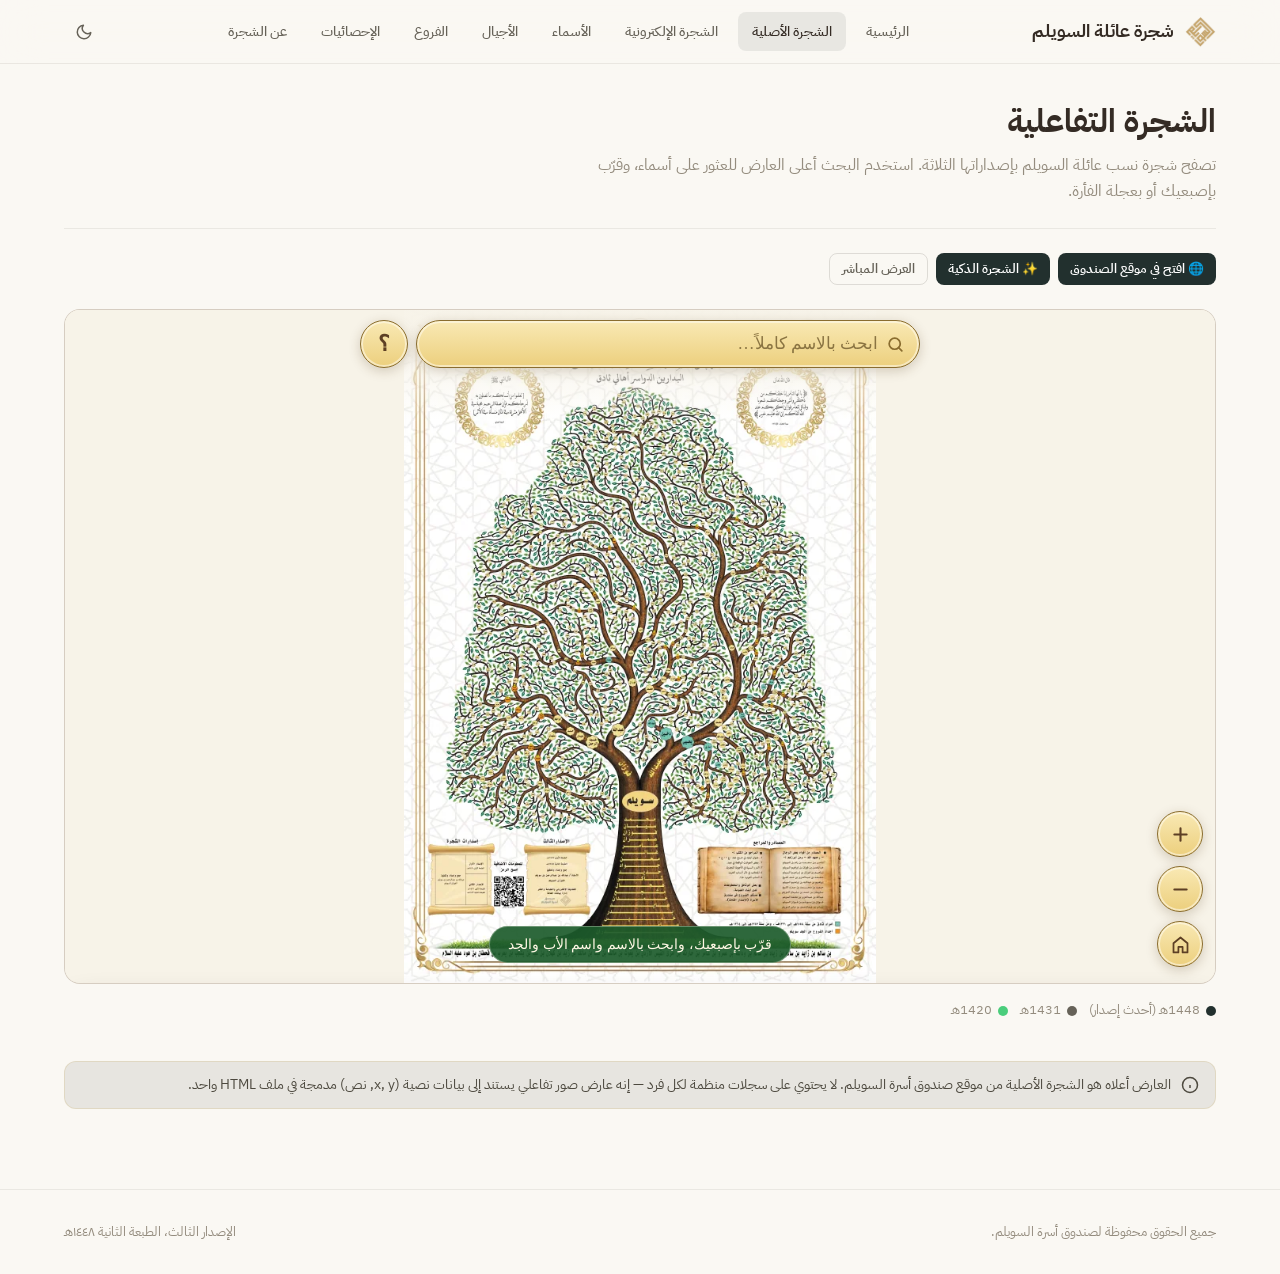
<file: tree.html>
<!DOCTYPE html>
<html lang="ar" dir="rtl">
<head>
<meta charset="utf-8">
<meta name="viewport" content="width=device-width, initial-scale=1">
<meta name="description" content="شجرة نسب عائلة السويلم - العارض التفاعلي">
<title>الشجرة التفاعلية — شجرة عائلة السويلم</title>
<link rel="stylesheet" href="css/styles.css">
<style>
.tree-viewer-wrap { display:flex; flex-direction:column; gap:16px; }
.tree-nav { display:flex; align-items:center; gap:8px; flex-wrap:wrap; margin-bottom:8px; }
.tree-frame { width:100%; height:75vh; border-radius:var(--radius-lg); border:1px solid var(--color-border); overflow:hidden; background:var(--color-paper); }
.tree-frame iframe { width:100%; height:100%; border:0; }
@media (max-width:640px) {
  .tree-frame { height:60vh; }
}
.tree-legend { display:flex; gap:12px; flex-wrap:wrap; font-size:0.8rem; color:var(--color-ink-muted); }
.tree-legend span { display:inline-flex; align-items:center; gap:6px; }
.legend-dot { width:10px; height:10px; border-radius:50%; }
</style>
</head>
<body>

<main class="container">

  <div class="page-hero">
    <h1>الشجرة التفاعلية</h1>
    <p>تصفح شجرة نسب عائلة السويلم بإصداراتها الثلاثة. استخدم البحث أعلى العارض للعثور على أسماء، وقرّب بإصبعيك أو بعجلة الفأرة.</p>
  </div>

  <div class="tree-viewer-wrap">
    <div class="tree-nav">
      <a href="https://tree.alswailem.app/family-tree" target="_blank" class="btn btn-primary btn-sm">🌐 افتح في موقع الصندوق</a>
      <a href="tree-v2.html" class="btn btn-primary btn-sm">✨ الشجرة الذكية</a>
      <a href="pages/v17.html" target="_blank" class="btn btn-ghost btn-sm">العرض المباشر</a>
    </div>

    <div class="tree-frame">
      <iframe src="pages/v17.html" title="شجرة نسب عائلة السويلم"></iframe>
    </div>

    <div class="tree-legend">
      <span><span class="legend-dot" style="background:var(--color-primary)"></span>1448هـ (أحدث إصدار)</span>
      <span><span class="legend-dot" style="background:var(--color-gold)"></span>1431هـ</span>
      <span><span class="legend-dot" style="background:var(--color-teal)"></span>1420هـ</span>
    </div>
  </div>

  <div class="section">
    <div class="disclaimer" dir="rtl">
      <svg width="18" height="18" viewBox="0 0 24 24" fill="none" stroke="currentColor" stroke-width="2"><circle cx="12" cy="12" r="10"/><line x1="12" y1="16" x2="12" y2="12"/><line x1="12" y1="8" x2="12.01" y2="8"/></svg>
      <span>
        العارض أعلاه هو الشجرة الأصلية من موقع صندوق أسرة السويلم.
        لا يحتوي على سجلات منظمة لكل فرد — إنه عارض صور تفاعلي يستند إلى بيانات نصية (x, y, نص) مدمجة في ملف HTML واحد.
      </span>
    </div>
  </div>

</main>

<script src="js/app.js"></script>
</body>
</html>
</file>
<file: css/styles.css>
/**
 * Al-Suwailem Family Tree Analytics
 * Modern Arabic-first design system
 */

/* ─── Typography ─── */
@import url('https://fonts.googleapis.com/css2?family=IBM+Plex+Sans+Arabic:wght@300;400;500;600;700&display=swap');

:root {
  /* Palette: www.swailem.org.sa */
  --www-swailem-org-sa-color-1: #666258;
  --www-swailem-org-sa-color-2: #E4DBCF;
  --www-swailem-org-sa-color-3: #342B24;
  --www-swailem-org-sa-color-4: #22302E;
  --www-swailem-org-sa-color-5: #4ACD7B;
  --www-swailem-org-sa-color-6: #0D76BD;

  --color-bg:        #faf8f3;
  --color-bg-elevated:#ffffff;
  --color-bg-card:   #ffffffb8;
  --color-paper:     #E4DBCF;
  --color-paper2:    #d8cbb6;

  --color-ink:       #342B24;
  --color-ink-soft:  #666258;
  --color-ink-muted: #948c7e;
  --color-border:    rgba(52,43,36,0.08);
  --color-border-strong: rgba(52,43,36,0.14);

  --color-primary:   #22302E;
  --color-primary-soft: rgba(34,48,46,0.08);
  --color-primary-text: #22302E;

  --color-gold:      #666258;
  --color-gold2:     #4d493f;
  --color-gold-soft: rgba(102,98,88,0.12);

  --color-sand:      #E4DBCF;
  --color-teal:      #4ACD7B;

  --color-chart-1:   #0D76BD;
  --color-chart-2:   #4ACD7B;
  --color-chart-3:   #666258;
  --color-chart-4:   #E4DBCF;
  --color-chart-5:   #22302E;

  --shadow-sm:       0 1px 2px rgba(52,43,36,0.04);
  --shadow-md:       0 4px 12px rgba(52,43,36,0.06);
  --shadow-lg:       0 12px 40px rgba(52,43,36,0.08);
  --shadow-xl:       0 24px 80px rgba(52,43,36,0.10);

  --radius-sm:       8px;
  --radius-md:       12px;
  --radius-lg:       16px;
  --radius-xl:       24px;
  --radius-full:     999px;

  --font-sans:       'IBM Plex Sans Arabic', system-ui, -apple-system, sans-serif;
  --font-mono:       ui-monospace, SFMono-Regular, monospace;

  --transition-fast: 150ms ease;
  --transition-base: 250ms ease;
  --transition-slow: 400ms cubic-bezier(0.16, 1, 0.3, 1);

  --header-h:        64px;
  --container-max:   1200px;
}

[data-theme="dark"] {
  --color-bg:        #1c1a17;
  --color-bg-elevated:#26231e;
  --color-bg-card:   #26231eb8;
  --color-paper:     #34302a;
  --color-paper2:    #3f3a32;

  --color-ink:       #E4DBCF;
  --color-ink-soft:  #c4bcae;
  --color-ink-muted: #948c7e;
  --color-border:    rgba(228,219,207,0.08);
  --color-border-strong: rgba(228,219,207,0.14);

  --color-primary:   #4ACD7B;
  --color-primary-soft: rgba(74,205,123,0.12);
  --color-primary-text: #4ACD7B;

  --color-gold:      #b3a893;
  --color-gold2:     #8f866f;
  --color-gold-soft: rgba(179,168,147,0.12);

  --color-sand:      #666258;
  --color-teal:      #4ACD7B;

  --color-chart-1:   #4a9fd4;
  --color-chart-2:   #4ACD7B;
  --color-chart-3:   #b3a893;
  --color-chart-4:   #7a9bbd;
  --color-chart-5:   #E4DBCF;
}

/* ─── Base ─── */
*, *::before, *::after { box-sizing: border-box; }
html { scroll-behavior: smooth; }
body {
  margin: 0;
  font-family: var(--font-sans);
  background: var(--color-bg);
  color: var(--color-ink);
  line-height: 1.6;
  -webkit-font-smoothing: antialiased;
  -moz-osx-font-smoothing: grayscale;
  transition: background var(--transition-base), color var(--transition-base);
}
body[dir="rtl"] { direction: rtl; text-align: right; }

a { color: var(--color-primary-text); text-decoration: none; transition: color var(--transition-fast); }
a:hover { color: var(--color-primary); }

img { max-width: 100%; display: block; }
button { font-family: inherit; cursor: pointer; border: none; background: none; }

/* ─── Layout ─── */
.container {
  width: 100%;
  max-width: var(--container-max);
  margin-inline: auto;
  padding-inline: 24px;
}
@media (max-width: 640px) {
  .container { padding-inline: 16px; }
}

/* ─── Header ─── */
.site-header {
  position: sticky;
  top: 0;
  z-index: 100;
  height: var(--header-h);
  background: var(--color-bg);
  border-bottom: 1px solid var(--color-border);
  transition: background var(--transition-base);
}
@supports ((backdrop-filter: blur(1px)) or (-webkit-backdrop-filter: blur(1px))) {
  .site-header {
    background: var(--color-bg-elevated);
    backdrop-filter: blur(20px) saturate(1.8);
    -webkit-backdrop-filter: blur(20px) saturate(1.8);
  }
  @supports (background: color-mix(in srgb, red 50%, transparent)) {
    .site-header { background: color-mix(in srgb, var(--color-bg) 88%, transparent); }
  }
}
.site-header-inner {
  display: flex;
  align-items: center;
  justify-content: space-between;
  height: 100%;
}
.brand {
  display: flex;
  align-items: center;
  gap: 10px;
  font-weight: 700;
  font-size: 1.15rem;
  color: var(--color-ink);
}
.brand-logo {
  width: 32px; height: 32px;
  border-radius: var(--radius-md);
  object-fit: cover;
}
.main-nav {
  display: flex;
  align-items: center;
  gap: 6px;
}
.main-nav a {
  padding: 8px 14px;
  border-radius: var(--radius-sm);
  font-size: 0.9rem;
  font-weight: 500;
  color: var(--color-ink-soft);
  transition: all var(--transition-fast);
}
.main-nav a:hover, .main-nav a.is-active {
  color: var(--color-ink);
  background: var(--color-primary-soft);
}
.header-actions {
  display: flex;
  align-items: center;
  gap: 8px;
}
.theme-toggle {
  width: 40px; height: 40px;
  border-radius: var(--radius-full);
  display: grid; place-items: center;
  color: var(--color-ink-soft);
  background: transparent;
  transition: all var(--transition-fast);
}
.theme-toggle:hover { background: var(--color-primary-soft); color: var(--color-ink); }
.mobile-menu-btn {
  display: none;
  width: 40px; height: 40px;
  border-radius: var(--radius-sm);
  background: var(--color-primary-soft);
}
@media (max-width: 920px) {
  .main-nav { display: none; }
  .mobile-menu-btn { display: grid; place-items: center; }
}

/* ─── Mobile menu overlay ─── */
.mobile-overlay {
  display: none;
  position: fixed;
  inset: 0;
  z-index: 9999;
  background: rgba(0,0,0,0.5);
}
.mobile-overlay.is-open { display: block; }
.mobile-menu {
  position: fixed;
  inset-inline-end: 0;
  top: var(--header-h); bottom: 0;
  width: 280px;
  max-width: 85vw;
  background: var(--color-bg-elevated);
  border-inline-start: 1px solid var(--color-border-strong);
  padding: 24px;
  box-shadow: var(--shadow-lg);
  overflow-y: auto;
  transform: translateX(100%);
  transition: transform var(--transition-base);
}
[dir="rtl"] .mobile-menu { transform: translateX(-100%); }
.mobile-overlay.is-open .mobile-menu { transform: translateX(0); }
.mobile-menu a {
  display: block;
  padding: 12px 0;
  font-size: 1rem;
  font-weight: 500;
  color: var(--color-ink-soft);
  border-bottom: 1px solid var(--color-border);
}
.mobile-menu a.is-active { color: var(--color-primary); }

/* ─── Hero ─── */
.hero {
  padding: 48px 0 32px;
}
.hero-title {
  font-size: clamp(1.8rem, 4vw, 2.6rem);
  font-weight: 700;
  line-height: 1.25;
  margin: 0 0 12px;
  letter-spacing: -0.02em;
}
.hero-subtitle {
  font-size: 1.05rem;
  color: var(--color-ink-muted);
  max-width: 560px;
  margin: 0 0 24px;
  line-height: 1.7;
}

/* ─── Search ─── */
.search-wrap {
  position: relative;
  max-width: 560px;
}
.search-input {
  width: 100%;
  height: 56px;
  padding-inline: 48px 16px;
  border-radius: var(--radius-full);
  border: 1.5px solid var(--color-border-strong);
  background: var(--color-bg-elevated);
  font-family: inherit;
  font-size: 1rem;
  color: var(--color-ink);
  outline: none;
  transition: all var(--transition-fast);
  box-shadow: var(--shadow-sm);
}
.search-input::placeholder { color: var(--color-ink-muted); }
.search-input:focus {
  border-color: var(--color-primary);
  box-shadow: 0 0 0 3px var(--color-primary-soft), var(--shadow-md);
}
.search-icon {
  position: absolute;
  inset-inline-start: 18px;
  top: 50%; transform: translateY(-50%);
  color: var(--color-ink-muted);
  pointer-events: none;
}
.search-kbd {
  position: absolute;
  inset-inline-end: 12px;
  top: 50%; transform: translateY(-50%);
  padding: 2px 8px;
  border-radius: 6px;
  background: var(--color-paper);
  border: 1px solid var(--color-border);
  font-family: var(--font-mono);
  font-size: 0.75rem;
  color: var(--color-ink-muted);
  pointer-events: none;
}
@media (max-width: 640px) {
  .search-kbd { display: none; }
}

/* ─── Cards ─── */
.card {
  background: var(--color-bg-card);
  backdrop-filter: blur(12px);
  -webkit-backdrop-filter: blur(12px);
  border: 1px solid var(--color-border);
  border-radius: var(--radius-lg);
  padding: 24px;
  transition: all var(--transition-base);
}
.card:hover {
  box-shadow: var(--shadow-md);
  border-color: var(--color-border-strong);
}
.card-stat .card-label {
  font-size: 0.8rem;
  font-weight: 500;
  color: var(--color-ink-muted);
  letter-spacing: 0.04em;
  text-transform: uppercase;
}
.card-stat .card-value {
  font-size: 2.4rem;
  font-weight: 700;
  line-height: 1.1;
  margin: 8px 0 4px;
  color: var(--color-ink);
  font-variant-numeric: tabular-nums;
}
.card-stat .card-sublabel {
  font-size: 0.85rem;
  color: var(--color-ink-muted);
}
.card-stat .card-change {
  display: inline-flex;
  align-items: center;
  gap: 4px;
  margin-top: 8px;
  padding: 4px 10px;
  border-radius: var(--radius-full);
  font-size: 0.8rem;
  font-weight: 600;
  background: var(--color-primary-soft);
  color: var(--color-primary-text);
}

/* ─── Grid ─── */
.grid {
  display: grid;
  gap: 16px;
}
.grid-2 { grid-template-columns: repeat(2, 1fr); }
.grid-3 { grid-template-columns: repeat(3, 1fr); }
.grid-4 { grid-template-columns: repeat(4, 1fr); }
.grid-6 { grid-template-columns: repeat(6, 1fr); }
@media (max-width: 1024px) {
  .grid-4 { grid-template-columns: repeat(2, 1fr); }
  .grid-6 { grid-template-columns: repeat(3, 1fr); }
}
@media (max-width: 640px) {
  .grid-2, .grid-3, .grid-4, .grid-6 { grid-template-columns: 1fr; }
}

/* ─── Section ─── */
.section {
  padding: 40px 0;
}
.section-title {
  font-size: 1.35rem;
  font-weight: 700;
  margin: 0 0 8px;
  display: flex;
  align-items: center;
  gap: 10px;
}
.section-desc {
  font-size: 0.9rem;
  color: var(--color-ink-muted);
  margin: 0 0 24px;
}
.section-header {
  display: flex;
  align-items: flex-end;
  justify-content: space-between;
  flex-wrap: wrap;
  gap: 12px;
  margin-bottom: 24px;
}

/* ─── Buttons ─── */
.btn {
  display: inline-flex;
  align-items: center;
  justify-content: center;
  gap: 6px;
  height: 40px;
  padding: 0 18px;
  border-radius: var(--radius-sm);
  font-size: 0.875rem;
  font-weight: 600;
  transition: all var(--transition-fast);
}
.btn-primary {
  background: var(--color-primary);
  color: #fff;
}
.btn-primary:hover {
  background: var(--color-primary-text);
  color: #fff;
  box-shadow: 0 4px 12px rgba(46,125,58,0.25);
}
.btn-ghost {
  background: transparent;
  color: var(--color-ink-soft);
  border: 1px solid var(--color-border-strong);
}
.btn-ghost:hover {
  background: var(--color-primary-soft);
  color: var(--color-ink);
  border-color: var(--color-primary);
}
.btn-sm { height: 32px; padding: 0 12px; font-size: 0.8rem; }

/* ─── Table ─── */
.data-table {
  width: 100%;
  border-collapse: collapse;
  font-size: 0.9rem;
}
.data-table th {
  text-align: start;
  font-weight: 600;
  font-size: 0.75rem;
  text-transform: uppercase;
  letter-spacing: 0.06em;
  color: var(--color-ink-muted);
  padding: 12px 16px;
  border-bottom: 1px solid var(--color-border-strong);
  white-space: nowrap;
}
.data-table td {
  padding: 14px 16px;
  border-bottom: 1px solid var(--color-border);
  color: var(--color-ink-soft);
  vertical-align: top;
}
.data-table tbody tr {
  transition: background var(--transition-fast);
}
.data-table tbody tr:hover {
  background: var(--color-primary-soft);
}
.data-table .rank {
  font-weight: 700;
  color: var(--color-ink-muted);
  font-variant-numeric: tabular-nums;
  width: 48px;
}
.data-table .name-cell {
  font-weight: 600;
  color: var(--color-ink);
}
.data-table .number {
  font-variant-numeric: tabular-nums;
  color: var(--color-ink-soft);
}

/* ─── Badge ─── */
.badge {
  display: inline-flex;
  align-items: center;
  padding: 3px 10px;
  border-radius: var(--radius-full);
  font-size: 0.75rem;
  font-weight: 600;
}
.badge-green { background: var(--color-primary-soft); color: var(--color-primary-text); }
.badge-gold { background: var(--color-gold-soft); color: var(--color-gold2); }
.badge-muted { background: var(--color-paper); color: var(--color-ink-muted); }

/* ─── Chart placeholders ─── */
.chart-container {
  background: var(--color-bg-card);
  backdrop-filter: blur(12px);
  border: 1px solid var(--color-border);
  border-radius: var(--radius-lg);
  padding: 24px;
  min-height: 300px;
}

/* ─── Progress bar ─── */
.progress-bar {
  height: 8px;
  border-radius: var(--radius-full);
  background: var(--color-paper);
  overflow: hidden;
}
.progress-bar-fill {
  height: 100%;
  border-radius: var(--radius-full);
  background: linear-gradient(90deg, var(--color-primary), var(--color-gold));
  transition: width 1.2s var(--transition-slow);
}

/* ─── Footer ─── */
.site-footer {
  padding: 32px 0;
  border-top: 1px solid var(--color-border);
  margin-top: 40px;
}
.site-footer-inner {
  display: flex;
  align-items: center;
  justify-content: space-between;
  flex-wrap: wrap;
  gap: 12px;
  font-size: 0.8rem;
  color: var(--color-ink-muted);
}

/* ─── Utility ─── */
.text-muted { color: var(--color-ink-muted); }
.text-soft { color: var(--color-ink-soft); }
.text-primary { color: var(--color-primary-text); }
.text-center { text-align: center; }
.mt-1 { margin-top: 8px; }
.mt-2 { margin-top: 16px; }
.mt-3 { margin-top: 24px; }
.mb-1 { margin-bottom: 8px; }
.mb-2 { margin-bottom: 16px; }
.mb-3 { margin-bottom: 24px; }
.flex { display: flex; }
.gap-2 { gap: 16px; }
.wrap { flex-wrap: wrap; }
.items-center { align-items: center; }
.justify-between { justify-content: space-between; }
.w-full { width: 100%; }
.overflow-x-auto { overflow-x: auto; }

/* ─── Name highlight / pill ─── */
.name-pill {
  display: inline-flex;
  align-items: center;
  gap: 8px;
  padding: 6px 14px;
  border-radius: var(--radius-full);
  background: var(--color-bg-elevated);
  border: 1px solid var(--color-border);
  font-size: 0.9rem;
  font-weight: 600;
  color: var(--color-ink);
  transition: all var(--transition-fast);
}
.name-pill:hover {
  border-color: var(--color-gold);
  background: var(--color-gold-soft);
}

/* ─── Animations ─── */
@keyframes fadeInUp {
  from { opacity: 0; transform: translateY(16px); }
  to   { opacity: 1; transform: translateY(0); }
}
.animate-in {
  animation: fadeInUp 0.5s var(--transition-slow) both;
}
.stagger-1 { animation-delay: 0.05s; }
.stagger-2 { animation-delay: 0.10s; }
.stagger-3 { animation-delay: 0.15s; }
.stagger-4 { animation-delay: 0.20s; }
.stagger-5 { animation-delay: 0.25s; }
.stagger-6 { animation-delay: 0.30s; }

@keyframes countUp {
  from { opacity: 0; transform: translateY(8px); }
  to   { opacity: 1; transform: translateY(0); }
}
.count-animate {
  animation: countUp 0.6s var(--transition-slow) both;
}

/* ─── Tooltip ─── */
[data-tooltip] {
  position: relative;
}
[data-tooltip]::after {
  content: attr(data-tooltip);
  position: absolute;
  bottom: calc(100% + 6px);
  inset-inline-start: 50%;
  transform: translateX(-50%);
  padding: 6px 12px;
  border-radius: var(--radius-sm);
  background: var(--color-ink);
  color: var(--color-bg);
  font-size: 0.75rem;
  font-weight: 500;
  white-space: nowrap;
  opacity: 0;
  pointer-events: none;
  transition: opacity var(--transition-fast);
  z-index: 50;
}
[dir="rtl"] [data-tooltip]::after { transform: translateX(50%); }
[data-tooltip]:hover::after { opacity: 1; }

/* ─── Scrollbar ─── */
::-webkit-scrollbar { width: 8px; height: 8px; }
::-webkit-scrollbar-track { background: transparent; }
::-webkit-scrollbar-thumb { background: var(--color-sand); border-radius: var(--radius-full); }
::-webkit-scrollbar-thumb:hover { background: var(--color-ink-muted); }

/* ─── Loading skeleton ─── */
.skeleton {
  background: linear-gradient(90deg, var(--color-paper) 25%, var(--color-bg-elevated) 50%, var(--color-paper) 75%);
  background-size: 200% 100%;
  animation: skeleton 1.5s infinite;
  border-radius: var(--radius-sm);
}
@keyframes skeleton {
  0% { background-position: 200% 0; }
  100% { background-position: -200% 0; }
}

/* ─── Disclaimer banner ─── */
.disclaimer {
  padding: 12px 16px;
  border-radius: var(--radius-md);
  background: var(--color-gold-soft);
  border: 1px solid rgba(194,160,79,0.2);
  color: var(--color-gold2);
  font-size: 0.85rem;
  display: flex;
  align-items: center;
  gap: 10px;
}

/* ─── Page hero for inner pages ─── */
.page-hero {
  padding: 32px 0 24px;
  border-bottom: 1px solid var(--color-border);
  margin-bottom: 24px;
}
.page-hero h1 {
  font-size: clamp(1.5rem, 3vw, 2rem);
  font-weight: 700;
  margin: 0;
}
.page-hero p {
  color: var(--color-ink-muted);
  margin: 6px 0 0;
  max-width: 640px;
}


/* ─── Robust responsive text/layout fixes ─── */
.card,
.chart-container,
.section,
.section-header,
.section-header > *,
.grid > *,
.site-footer-inner > *,
.page-hero,
.analytics-table-card {
  min-width: 0;
}
.card,
.card-sublabel,
.section-title,
.section-desc,
.page-hero p,
.disclaimer,
.data-table td,
.data-table th,
.site-footer,
.hero-subtitle {
  overflow-wrap: anywhere;
  word-break: normal;
}
.chart-container {
  overflow: hidden;
}
.chart-container canvas {
  max-width: 100% !important;
}
@media (max-width: 640px) {
  .card { padding: 18px; }
  .card-stat .card-value { font-size: 2rem; }
  .card-stat .card-label,
  .card-stat .card-sublabel { line-height: 1.55; }
  .section-header { margin-bottom: 18px; }
  .section-title { font-size: 1.2rem; line-height: 1.5; }
  .section-desc { line-height: 1.7; margin-bottom: 14px; }
  .site-footer-inner { align-items: flex-start; }
}
</file>
<file: css/digital-tree.css>
:root{
  --paper:#f6f2eb;
  --paper-2:#eee8de;
  --ink:#2f2a25;
  --muted:#7a7167;
  --line:rgba(47,42,37,.12);
  --green:#21322e;
  --green-2:#36524a;
  --accent:#a87842;
  --card:#fffdf9;
  --shadow:0 18px 55px rgba(39,31,24,.16);
}
*{box-sizing:border-box}
html,body{margin:0;width:100%;height:100%;font-family:-apple-system,BlinkMacSystemFont,"Segoe UI","Noto Sans Arabic",Tahoma,sans-serif;background:var(--paper);color:var(--ink)}
body{overflow:hidden}
button,input{font:inherit}
button{cursor:pointer}
.app-shell{position:fixed;inset:0;display:grid;grid-template-rows:auto auto 1fr;background:var(--paper)}
.topbar{
  position:relative;z-index:20;display:grid;grid-template-columns:auto minmax(300px,760px) auto;
  align-items:center;gap:18px;padding:14px 18px;background:rgba(250,247,241,.94);
  border-bottom:1px solid var(--line);backdrop-filter:blur(16px);-webkit-backdrop-filter:blur(16px)
}
.brand{display:flex;align-items:center;gap:10px;text-decoration:none;color:inherit;min-width:max-content}
.brand-mark{width:42px;height:42px;border-radius:14px;background:var(--green);color:#fff;display:grid;place-items:center;font-size:1.25rem;font-weight:900}
.brand strong,.brand small{display:block}.brand strong{font-size:.95rem}.brand small{margin-top:2px;color:var(--muted);font-size:.72rem}
.search-wrap{position:relative}
.search-box{display:flex;align-items:center;gap:8px;height:50px;border:1px solid rgba(47,42,37,.16);border-radius:18px;background:#fff;padding:0 8px 0 10px;box-shadow:0 8px 26px rgba(50,40,31,.07)}
.search-icon{width:34px;height:34px;display:grid;place-items:center;border-radius:12px;background:var(--paper-2);font-size:1.2rem}
.search-box input{min-width:0;flex:1;border:0;outline:0;background:transparent;color:var(--ink);font-size:.98rem;padding:0 4px}
.search-box input::placeholder{color:#91877c}
.icon-button{border:0;background:transparent;width:38px;height:38px;border-radius:12px;color:#6a6259;font-size:1.25rem;display:grid;place-items:center}
.icon-button:hover{background:var(--paper-2)}
.header-actions{display:flex;gap:8px;justify-content:flex-end}
.soft-button{border:1px solid var(--line);background:#fff;color:var(--ink);border-radius:13px;min-height:42px;padding:0 14px;font-weight:750}
.soft-button:hover{background:var(--paper-2)}
.search-results{display:none;position:absolute;top:58px;right:0;left:0;z-index:50;max-height:min(56vh,520px);overflow:auto;background:#fffdf9;border:1px solid var(--line);border-radius:18px;box-shadow:var(--shadow)}
.search-results.open{display:block}
.search-result{width:100%;border:0;border-bottom:1px solid rgba(47,42,37,.07);background:transparent;padding:12px 14px;display:flex;gap:14px;align-items:center;text-align:right;color:var(--ink)}
.search-result:last-child{border-bottom:0}.search-result:hover,.search-result:focus{background:#f5efe6;outline:0}
.result-copy{min-width:0;flex:1}.result-name{display:block;font-weight:900}.result-lineage{display:block;color:var(--muted);font-size:.76rem;margin-top:3px;white-space:nowrap;overflow:hidden;text-overflow:ellipsis}
.result-badge{font-size:.68rem;border-radius:999px;background:var(--paper-2);padding:5px 8px;color:#6e655b;white-space:nowrap}
.search-empty{padding:16px;color:var(--muted);font-size:.85rem;line-height:1.7}
.statusbar{z-index:10;display:flex;justify-content:space-between;align-items:center;gap:20px;padding:10px 18px;background:#fbf8f2;border-bottom:1px solid var(--line)}
.eyebrow{display:block;color:var(--accent);font-size:.66rem;font-weight:850;letter-spacing:.02em}.statusbar strong{font-size:.9rem}
.stats{display:flex;gap:8px;flex-wrap:wrap;justify-content:flex-end}
.stat-pill{border:1px solid var(--line);background:#fff;border-radius:999px;padding:6px 10px;font-size:.72rem;color:#675f56}
.graph-stage{position:relative;min-height:0;overflow:hidden;background:
  radial-gradient(circle at 1px 1px, rgba(47,42,37,.055) 1px, transparent 1.2px);
  background-size:24px 24px;
  touch-action:none;user-select:none
}
.tree-svg{display:block;width:100%;height:100%;overflow:visible}
.empty-state{position:absolute;inset:0;display:grid;place-content:center;justify-items:center;text-align:center;padding:24px;pointer-events:none}
.empty-state.hidden{display:none}
.empty-mark{width:74px;height:74px;border-radius:24px;background:var(--green);color:#fff;display:grid;place-items:center;font-size:2rem;font-weight:900;box-shadow:0 15px 40px rgba(33,50,46,.2)}
.empty-state h1{font-size:1.55rem;margin:16px 0 7px}.empty-state p{max-width:530px;margin:0;color:var(--muted);line-height:1.8;font-size:.9rem}
.examples{margin-top:16px;display:flex;gap:8px;pointer-events:auto}
.examples button{border:1px solid var(--line);background:#fff;border-radius:999px;padding:8px 13px;color:var(--ink);font-weight:800}
.zoom-controls{position:absolute;left:16px;bottom:18px;display:flex;flex-direction:column;gap:6px;background:rgba(255,253,249,.94);border:1px solid var(--line);border-radius:16px;padding:6px;box-shadow:0 10px 28px rgba(39,31,24,.1)}
.zoom-controls button{width:40px;height:40px;border:0;border-radius:11px;background:transparent;color:var(--ink);font-size:1.15rem;font-weight:800}
.zoom-controls button:hover{background:var(--paper-2)}
.legend{position:absolute;right:16px;bottom:18px;display:flex;gap:12px;align-items:center;padding:9px 12px;border:1px solid var(--line);background:rgba(255,253,249,.92);border-radius:14px;font-size:.68rem;color:#6f665d;backdrop-filter:blur(12px)}
.legend span{display:flex;gap:5px;align-items:center}.legend-dot{width:9px;height:9px;border-radius:50%;display:inline-block}.selected-dot{background:var(--accent)}.ancestor-dot{background:var(--green)}.normal-dot{background:#c8beb0}
.person-sheet{position:absolute;z-index:30;left:18px;top:96px;width:min(390px,calc(100vw - 36px));max-height:calc(100vh - 122px);overflow:auto;background:rgba(255,253,249,.97);border:1px solid rgba(47,42,37,.13);border-radius:24px;padding:14px 16px 16px;box-shadow:var(--shadow);transform:translateX(calc(-100% - 36px));transition:transform .24s ease;backdrop-filter:blur(18px)}
.person-sheet.open{transform:translateX(0)}
.sheet-handle{display:none;width:42px;height:5px;border-radius:999px;background:#d2c8bb;margin:0 auto 10px}
.sheet-head{display:flex;align-items:flex-start;justify-content:space-between;gap:12px}.sheet-head h2{margin:2px 0 0;font-size:1.45rem}.sheet-close{flex:0 0 auto}
.full-lineage{margin:13px 0;background:#f4eee5;border:1px solid var(--line);border-radius:15px;padding:12px 13px;font-weight:850;line-height:1.9}
.person-meta{display:grid;grid-template-columns:1fr 1fr 1fr;gap:8px;margin:0}.person-meta div{background:#fff;border:1px solid var(--line);border-radius:14px;padding:10px}.person-meta dt{font-size:.66rem;color:var(--muted);margin-bottom:3px}.person-meta dd{margin:0;font-weight:850;font-size:.83rem}
.sheet-actions{display:grid;grid-template-columns:1fr 1fr;gap:8px;margin-top:12px}.sheet-actions button{border:1px solid var(--line);background:#fff;border-radius:13px;min-height:43px;color:var(--ink);font-weight:800}.sheet-actions button:first-child{background:var(--green);color:#fff;border-color:var(--green)}
.toast{position:absolute;z-index:80;left:50%;bottom:24px;transform:translate(-50%,14px);opacity:0;pointer-events:none;background:var(--green);color:#fff;border-radius:999px;padding:10px 16px;font-size:.8rem;box-shadow:0 12px 35px rgba(0,0,0,.18);transition:.2s}
.toast.show{opacity:1;transform:translate(-50%,0)}

.node-group{cursor:pointer}
.node-card{fill:#fffdf9;stroke:rgba(47,42,37,.18);stroke-width:1.2}
.node-group:hover .node-card{stroke:#8e765b;stroke-width:1.8}
.node-name{font-size:17px;font-weight:800;fill:#2f2a25;text-anchor:middle;dominant-baseline:middle}
.node-meta{font-size:10px;fill:#8a8176;text-anchor:middle}
.node-group.ancestor .node-card{fill:#eff3f1;stroke:#47665e;stroke-width:1.8}
.node-group.ancestor .node-name{fill:#21322e}
.node-group.selected .node-card{fill:#fff5e8;stroke:#a87842;stroke-width:3}
.node-group.selected .node-name{fill:#704b24}
.node-group.dimmed{opacity:.42}
.edge{fill:none;stroke:#c8beb0;stroke-width:2.2;stroke-linecap:round}
.edge.ancestry{stroke:#36524a;stroke-width:4}
.expand-badge{fill:#21322e}.expand-text{fill:#fff;font-size:10px;font-weight:900;text-anchor:middle;dominant-baseline:middle}
.unlinked-badge{fill:#efe7dc;stroke:#d9ccbd;stroke-width:1}.unlinked-text{fill:#766b5f;font-size:9px;text-anchor:middle}
@media(max-width:820px){
  .topbar{grid-template-columns:1fr auto;gap:9px;padding:10px 10px calc(10px + env(safe-area-inset-top))}
  .brand{grid-column:1/2}.brand strong{font-size:.86rem}.brand small{display:none}.brand-mark{width:38px;height:38px;border-radius:12px}
  .search-wrap{grid-row:2;grid-column:1/-1}.header-actions{grid-column:2;grid-row:1}.header-actions .soft-button:first-child{display:none}.soft-button{min-height:38px;padding:0 11px;font-size:.76rem}
  .statusbar{padding:8px 10px}.statusbar>div:first-child{display:none}.stats{justify-content:flex-start;overflow:auto;flex-wrap:nowrap}.stat-pill{white-space:nowrap}
  .legend{display:none}.zoom-controls{left:10px;bottom:calc(18px + env(safe-area-inset-bottom))}
  .person-sheet{position:absolute;left:8px;right:8px;top:auto;bottom:calc(8px + env(safe-area-inset-bottom));width:auto;max-height:58vh;border-radius:24px;transform:translateY(calc(100% + 30px))}
  .person-sheet.open{transform:translateY(0)}.sheet-handle{display:block}
  .person-meta{grid-template-columns:1fr 1fr}.person-meta div:last-child{grid-column:1/-1}
  .empty-state h1{font-size:1.25rem}.empty-state p{font-size:.82rem;max-width:340px}.examples{flex-wrap:wrap;justify-content:center}
}
</file>
